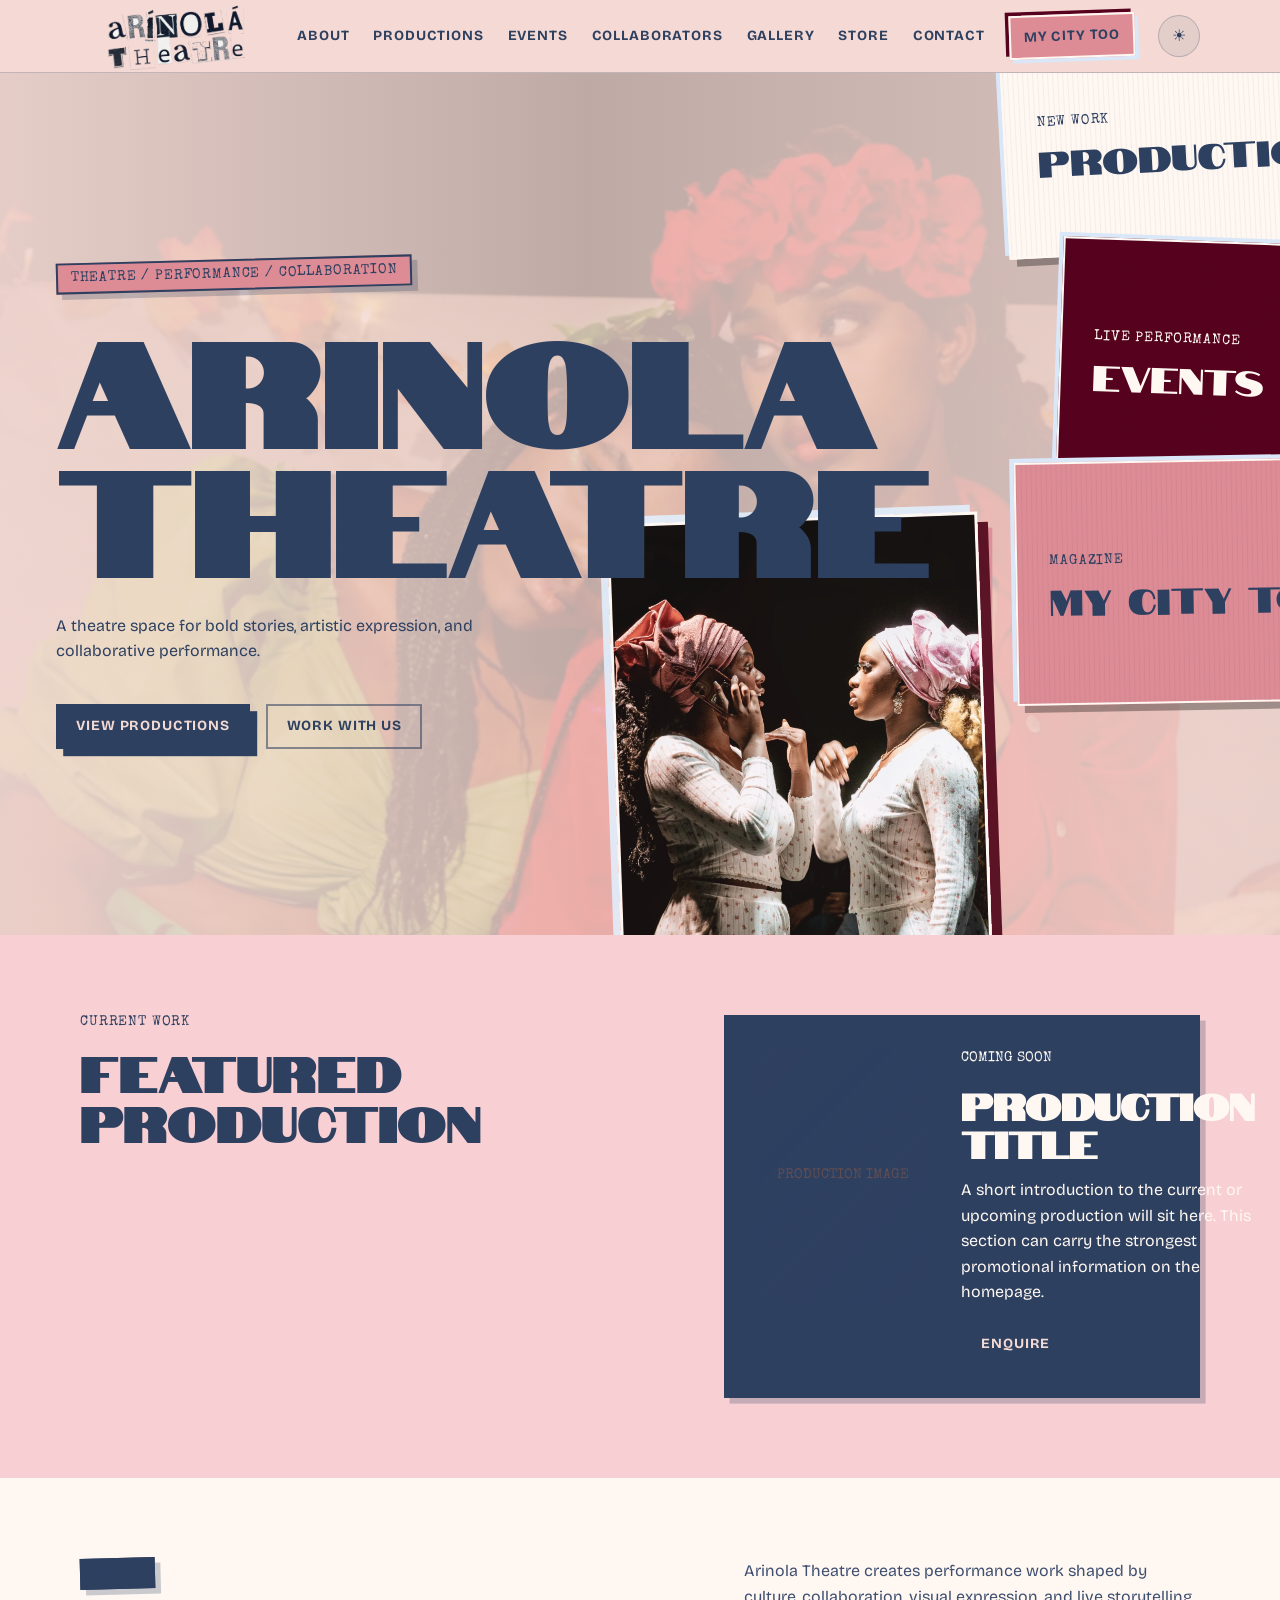
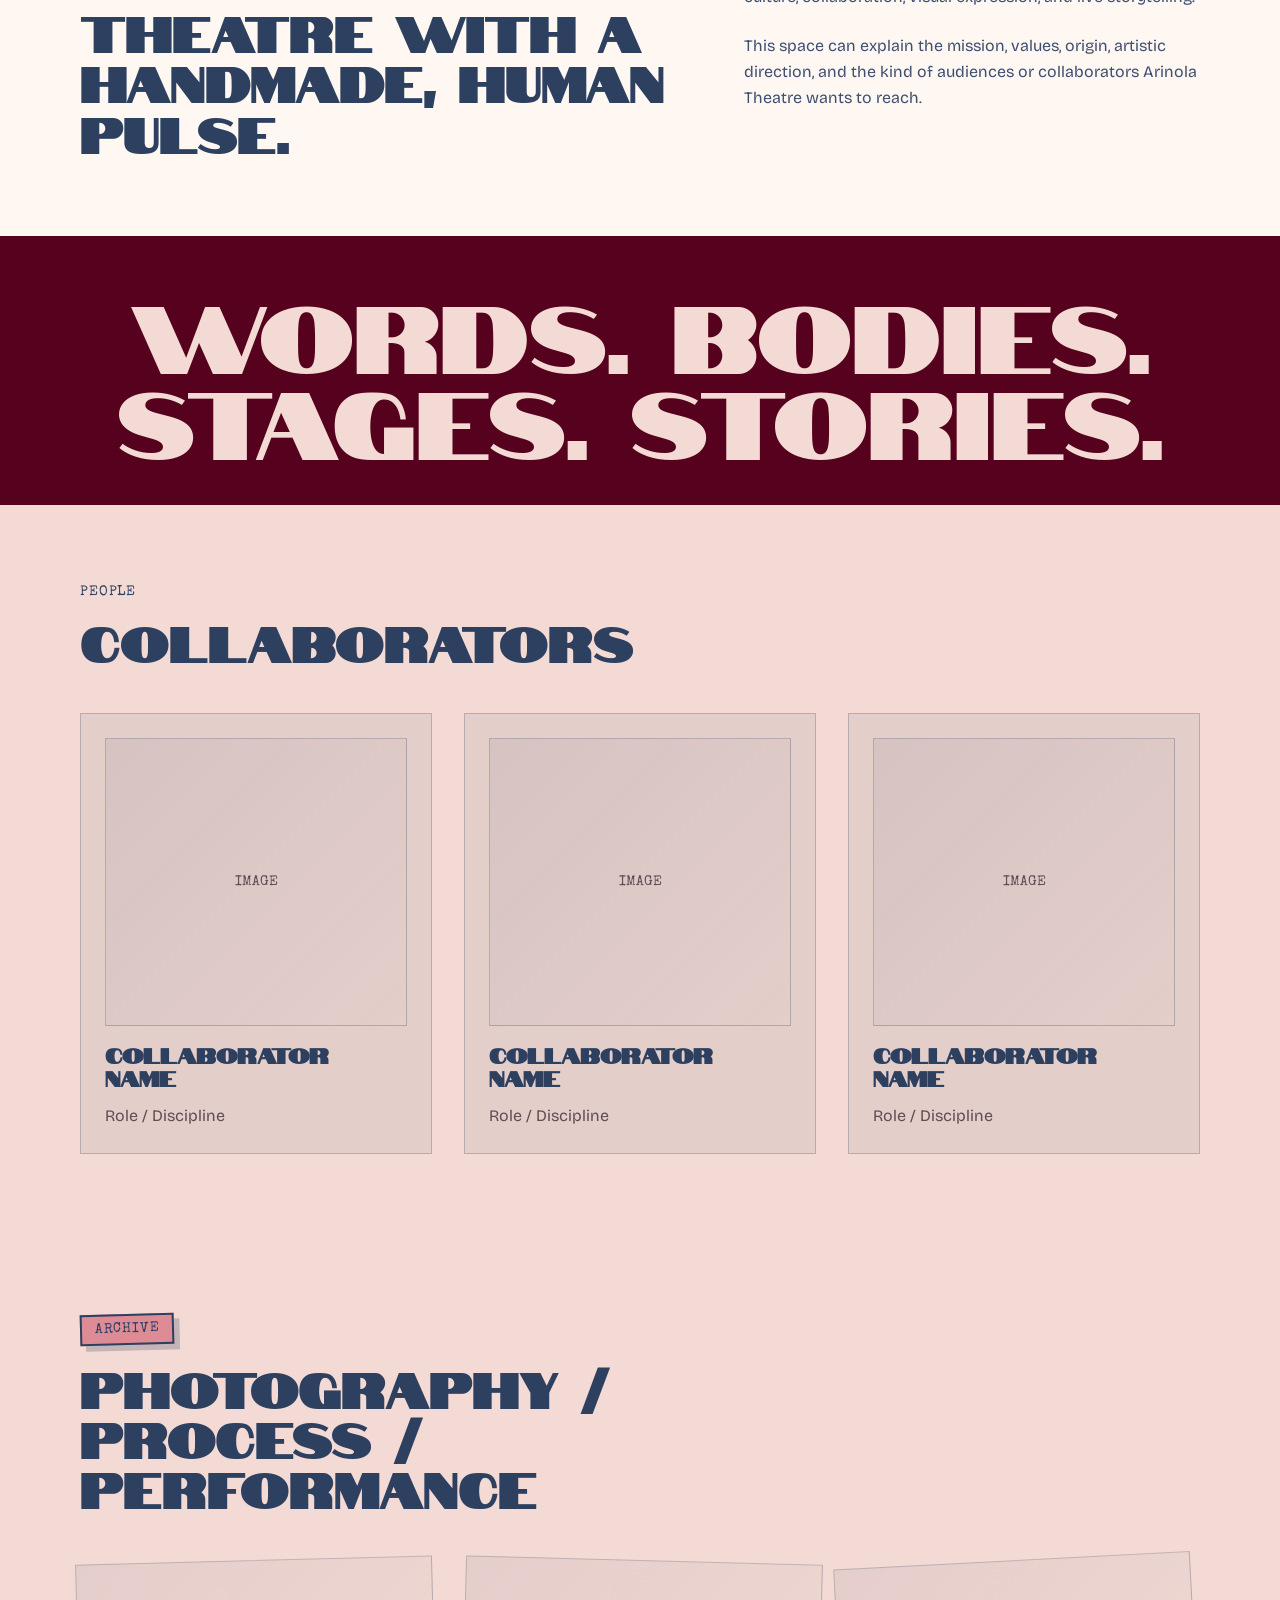
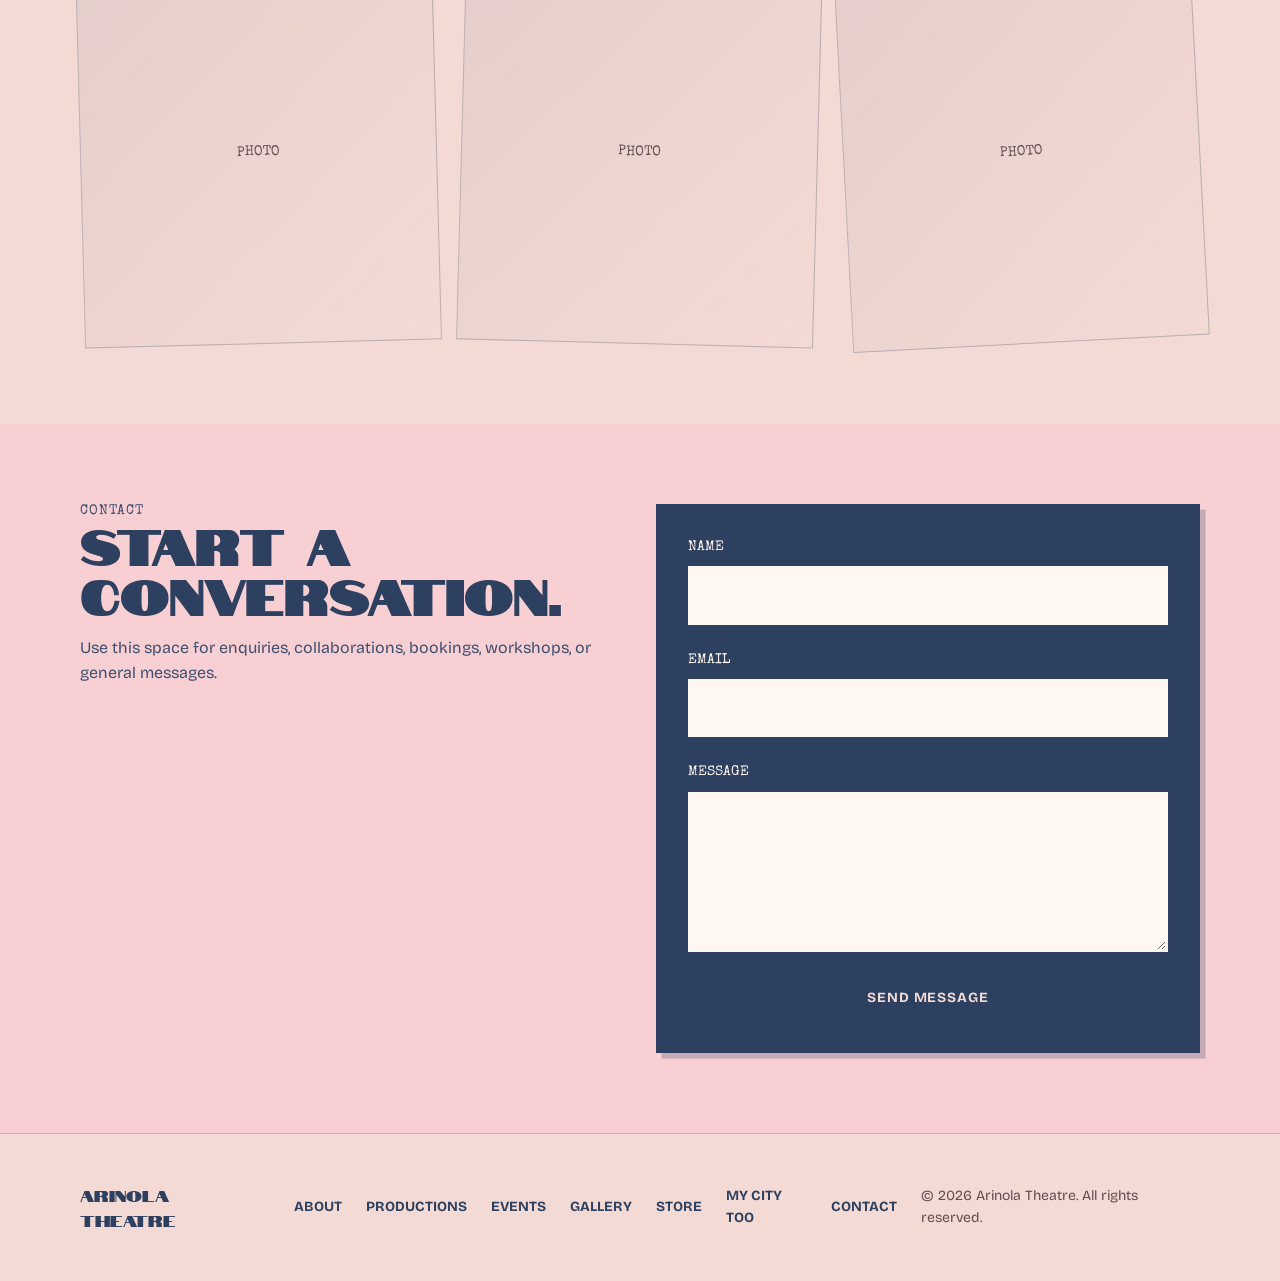
<file: index.html>
<!DOCTYPE html>
<html data-theme="dark" lang="en">
<head>
    <meta charset="utf-8" />
    <meta content="width=device-width, initial-scale=1.0" name="viewport" />
    <title>Arinola Theatre</title>
    <meta content="Arinola Theatre is a bold, expressive theatre platform creating performance, collaboration, and artistic storytelling." name="description" />

    <!-- CSS -->
    <link href="css/tokens.css" rel="stylesheet" />
    <link href="css/components.css" rel="stylesheet" />
    <link href="css/responsive.css" rel="stylesheet" />
</head>

<body>
    <div id="site-header">
    </div>
    <!-- ===============================
       SITE HEADER
  ================================ -->
    <!-- ===============================
       MAIN CONTENT
  ================================ -->
    <main>
        <!-- ===============================
         HERO
    ================================ -->
        <section class="hero section section--hero">
            <div class="hero__backdrop" aria-hidden="true">
                <img class="hero__backdrop-image" src="images/wallpaper/arinola-backdrop-image.png" alt="" />
            </div>

            <div class="hero__inner container">
                <div class="hero__content editorial-stack">
                    <p class="eyebrow sticker sticker--pink">
                        Theatre / Performance / Collaboration
                    </p>

                    <h1 class="hero__title">
                        Arinola Theatre
                    </h1>

                    <p class="hero__lead">
                        A theatre space for bold stories, artistic expression, and collaborative performance.
                    </p>

                    <div class="button-group">
                        <a class="button button--primary" href="productions.html">
          View Productions
        </a>

                        <a class="button button--secondary" href="contact.html">
          Work With Us
        </a>
                    </div>
                </div>

                <figure class="hero__image-wrap">
                    <img class="hero__image" src="images/photography/arinola-hero-image.png" alt="Arinola Theatre performance image" />
                </figure>

                <div class="hero__visual collage-panel" aria-label="Featured site links">
                    <a class="collage-link collage-link--paper" href="productions.html" data-glitch="Productions">
                        <span class="collage-link__kicker">New Work</span>
                        <span class="collage-link__title">Productions</span>
                    </a>

                    <a class="collage-link collage-link--dark" href="events.html" data-glitch="Events">
                        <span class="collage-link__kicker">Live Performance</span>
                        <span class="collage-link__title">Events</span>
                    </a>

                    <a class="collage-link collage-link--pink" href="my-city-too.html" data-glitch="MY CITY TOO">
                        <span class="collage-link__kicker">Magazine</span>
                        <span class="collage-link__title">MY CITY TOO</span>
                    </a>
                </div>
            </div>
        </section>
        <!-- ===============================
         FEATURED / CURRENT WORK
    ================================ -->
        <section class="section section--split" id="productions">
            <div class="section__inner container split-layout">
                <div class="section-heading">
                    <p class="eyebrow">
                        Current Work
                    </p>
                    <h2 class="section-heading__title">
                        Featured Production
                    </h2>
                </div>
                <article class="feature-card">
                    <div class="feature-card__media">
                        <div class="image-placeholder">
                            <span>
         Production image
        </span>
                        </div>
                    </div>
                    <div class="feature-card__content">
                        <p class="feature-card__meta">
                            Coming Soon
                        </p>
                        <h3 class="feature-card__title">
                            Production Title
                        </h3>
                        <p class="feature-card__text">
                            A short introduction to the current or upcoming production will sit here. This section can carry the strongest promotional information on the homepage.
                        </p>
                        <a class="button button--primary" href="contact.html">
        Enquire
       </a>
                    </div>
                </article>
            </div>
        </section>
        <!-- ===============================
         ABOUT
    ================================ -->
        <section class="section section--paper" id="about">
            <div class="section__inner container editorial-grid">
                <div class="section-heading section-heading--large">
                    <p class="eyebrow sticker sticker--navy">
                        About
                    </p>
                    <h2 class="section-heading__title">
                        Theatre with a handmade, human pulse.
                    </h2>
                </div>
                <div class="text-block">
                    <p>
                        Arinola Theatre creates performance work shaped by culture, collaboration, visual expression, and live storytelling.
                    </p>
                    <p>
                        This space can explain the mission, values, origin, artistic direction, and the kind of audiences or collaborators Arinola Theatre wants to reach.
                    </p>
                </div>
            </div>
        </section>
        <!-- ===============================
         EDITORIAL STATEMENT
    ================================ -->
        <section class="statement-band">
            <div class="statement-band__inner container">
                <p class="statement-band__text">
                    Words. Bodies. Stages. Stories.
                </p>
            </div>
        </section>
        <!-- ===============================
         COLLABORATORS
    ================================ -->
        <section class="section" id="collaborators">
            <div class="section__inner container">
                <div class="section-heading">
                    <p class="eyebrow">
                        People
                    </p>
                    <h2 class="section-heading__title">
                        Collaborators
                    </h2>
                </div>
                <div class="card-grid">
                    <article class="person-card">
                        <div class="person-card__image image-placeholder">
                            <span>
         Image
        </span>
                        </div>
                        <h3 class="person-card__name">
                            Collaborator Name
                        </h3>
                        <p class="person-card__role">
                            Role / Discipline
                        </p>
                    </article>
                    <article class="person-card">
                        <div class="person-card__image image-placeholder">
                            <span>
         Image
        </span>
                        </div>
                        <h3 class="person-card__name">
                            Collaborator Name
                        </h3>
                        <p class="person-card__role">
                            Role / Discipline
                        </p>
                    </article>
                    <article class="person-card">
                        <div class="person-card__image image-placeholder">
                            <span>
         Image
        </span>
                        </div>
                        <h3 class="person-card__name">
                            Collaborator Name
                        </h3>
                        <p class="person-card__role">
                            Role / Discipline
                        </p>
                    </article>
                </div>
            </div>
        </section>
        <!-- ===============================
         GALLERY
    ================================ -->
        <section class="section section--gallery" id="gallery">
            <div class="section__inner container">
                <div class="section-heading">
                    <p class="eyebrow sticker sticker--pink">
                        Archive
                    </p>
                    <h2 class="section-heading__title">
                        Photography / Process / Performance
                    </h2>
                </div>
                <div class="gallery-strip">
                    <div class="gallery-strip__item image-placeholder">
                        <span>
        Photo
       </span>
                    </div>
                    <div class="gallery-strip__item image-placeholder">
                        <span>
        Photo
       </span>
                    </div>
                    <div class="gallery-strip__item image-placeholder">
                        <span>
        Photo
       </span>
                    </div>
                </div>
            </div>
        </section>
        <!-- ===============================
         CONTACT
    ================================ -->
        <section class="section section--contact" id="contact">
            <div class="section__inner container contact-layout">
                <div class="contact-layout__intro">
                    <p class="eyebrow">
                        Contact
                    </p>
                    <h2 class="section-heading__title">
                        Start a conversation.
                    </h2>
                    <p>
                        Use this space for enquiries, collaborations, bookings, workshops, or general messages.
                    </p>
                </div>
                <form action="#" class="contact-form" method="post">
                    <div class="form-field">
                        <label class="form-field__label" for="name">
        Name
       </label>
                        <input class="form-field__input" id="name" name="name" required="" type="text" />
                    </div>
                    <div class="form-field">
                        <label class="form-field__label" for="email">
        Email
       </label>
                        <input class="form-field__input" id="email" name="email" required="" type="email" />
                    </div>
                    <div class="form-field">
                        <label class="form-field__label" for="message">
        Message
       </label>
                        <textarea class="form-field__input form-field__textarea" id="message" name="message" required=""></textarea>
                    </div>
                    <button class="button button--primary" type="submit">
       Send Message
      </button>
                </form>
            </div>
        </section>
    </main>
    <div id="site-cta">
    </div>
    <div id="site-footer">
    </div>
    <!-- ===============================
       FOOTER
  ================================ -->
    <!-- JS -->
    <script src="js/header.js">
    </script>
    <script src="js/theme-toggle.js">
    </script>
    <script src="js/footer.js">
    </script>
    <script src="js/contact.js">
    </script>
    <script src="js/fullscreen-viewer.js">
    </script>
</body>

</html>
</file>
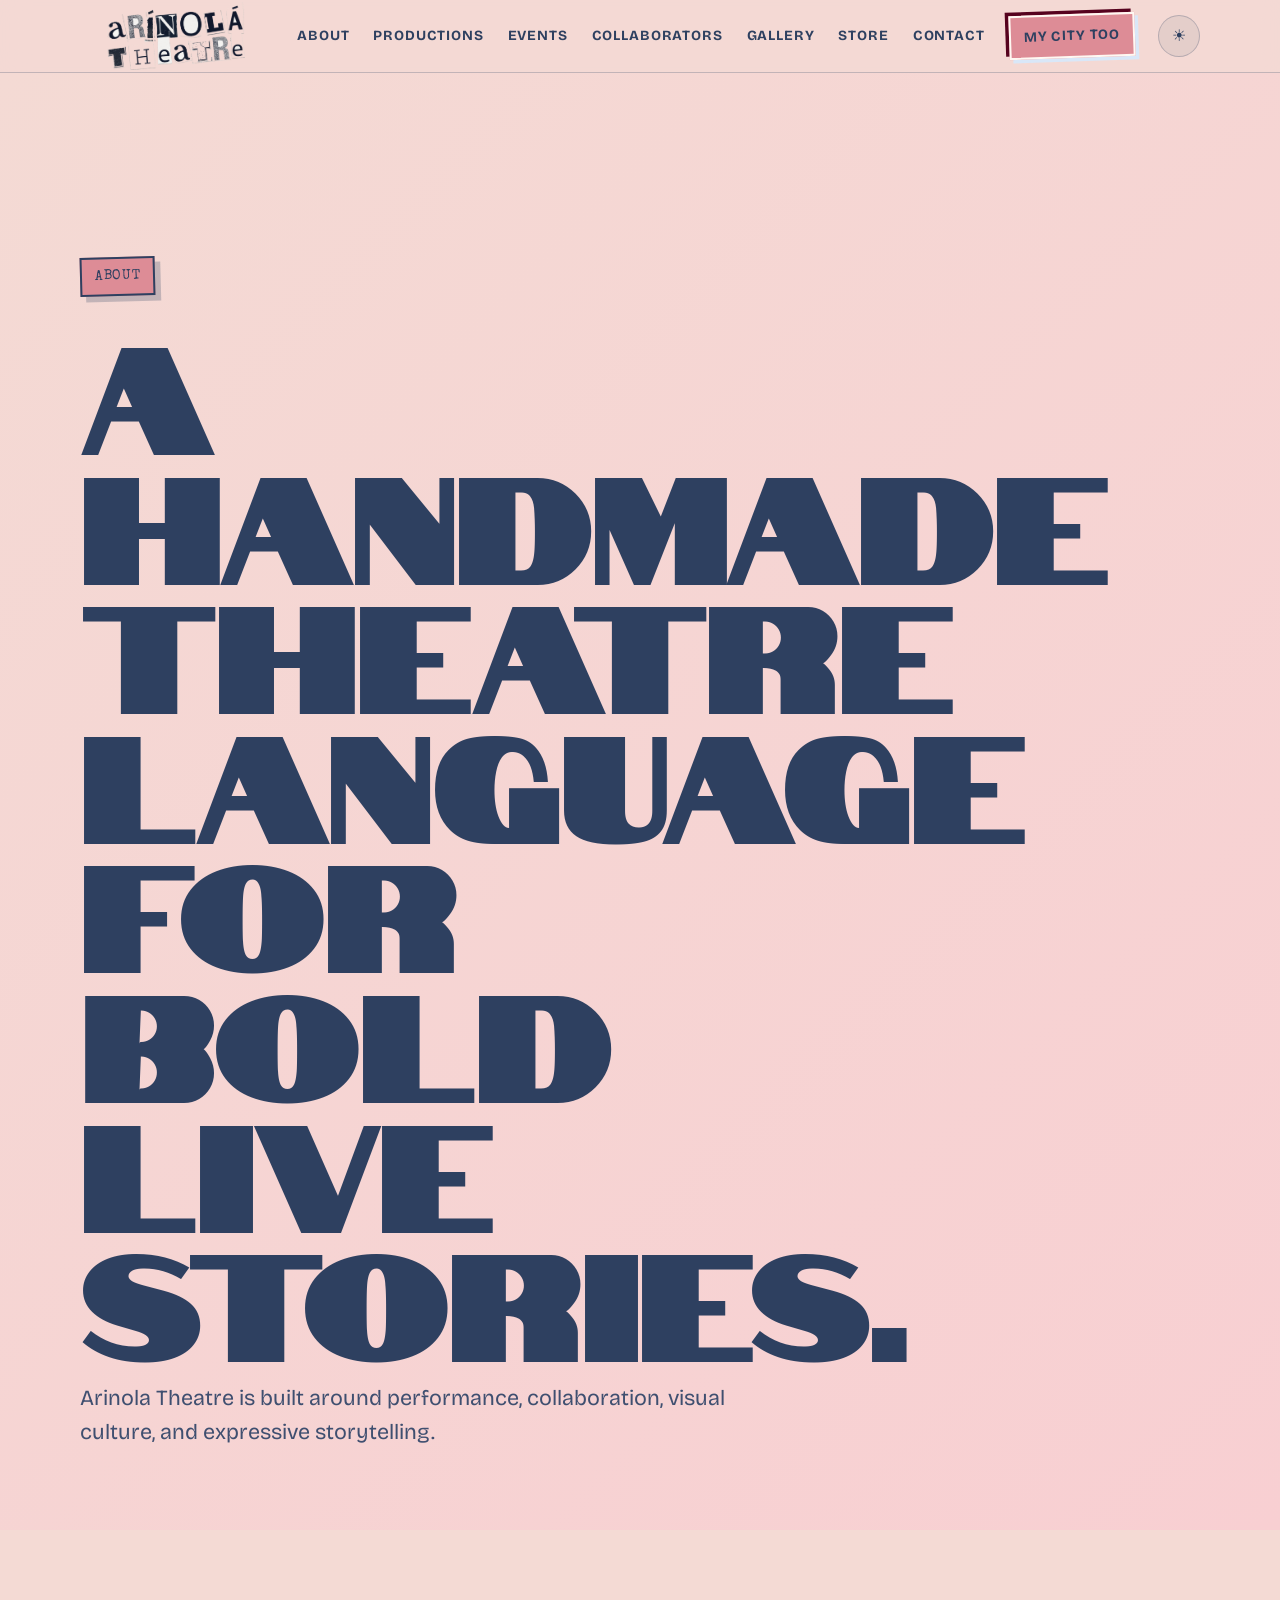
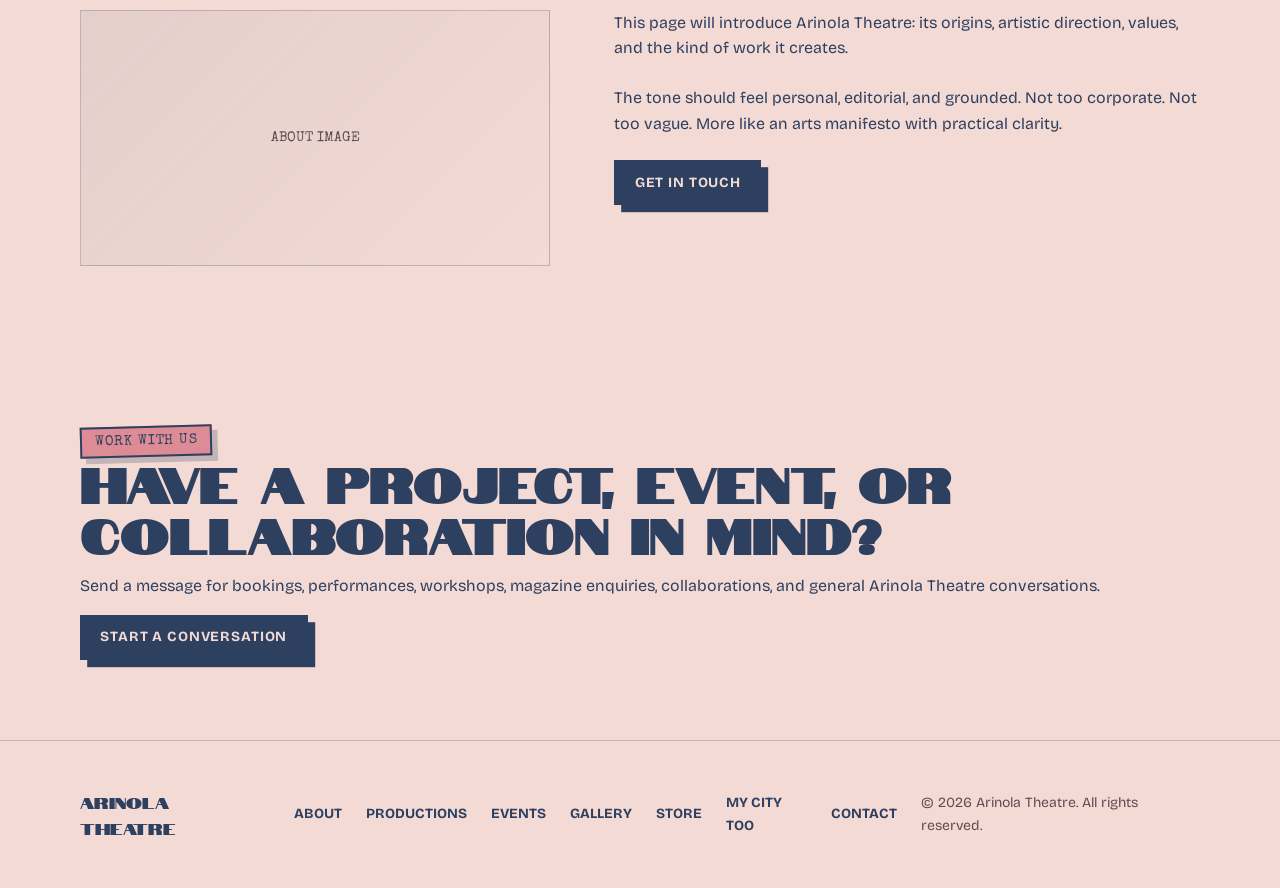
<file: about.html>
<!DOCTYPE html>
<html data-theme="dark" lang="en">

<head>
    <meta charset="utf-8" />
    <meta content="width=device-width, initial-scale=1.0" name="viewport" />
    <title>
        About | Arinola Theatre
    </title>
    <link href="css/tokens.css" rel="stylesheet" />
    <link href="css/components.css" rel="stylesheet" />
    <link href="css/responsive.css" rel="stylesheet" />
</head>

<body>
    <div id="site-header">
    </div>
    <main>
        <section class="page-hero">
            <div class="page-hero__inner container">
                <p class="page-hero__eyebrow sticker sticker--pink">
                    About
                </p>
                <h1 class="page-hero__title">
                    A handmade theatre language for bold live stories.
                </h1>
                <p class="page-hero__text">
                    Arinola Theatre is built around performance, collaboration, visual culture, and expressive storytelling.
                </p>
            </div>
        </section>
        <section class="section">
            <div class="section__inner container page-intro">
                <div class="page-intro__media image-placeholder">
                    <span>
       About image
      </span>
                </div>
                <div class="page-intro__content">
                    <p>
                        This page will introduce Arinola Theatre: its origins, artistic direction, values, and the kind of work it creates.
                    </p>
                    <p>
                        The tone should feel personal, editorial, and grounded. Not too corporate. Not too vague. More like an arts manifesto with practical clarity.
                    </p>
                    <a class="button button--primary" href="contact.html">
       Get in Touch
      </a>
                </div>
            </div>
        </section>
    </main>
    <div id="site-cta">
    </div>
    <div id="site-footer">
    </div>
    <!-- JS -->
    <script src="js/header.js">
    </script>
    <script src="js/theme-toggle.js">
    </script>
    <script src="js/footer.js">
    </script>
    <script src="js/contact.js">
    </script>
    <script src="js/fullscreen-viewer.js">
    </script>
</body>

</html>
</file>
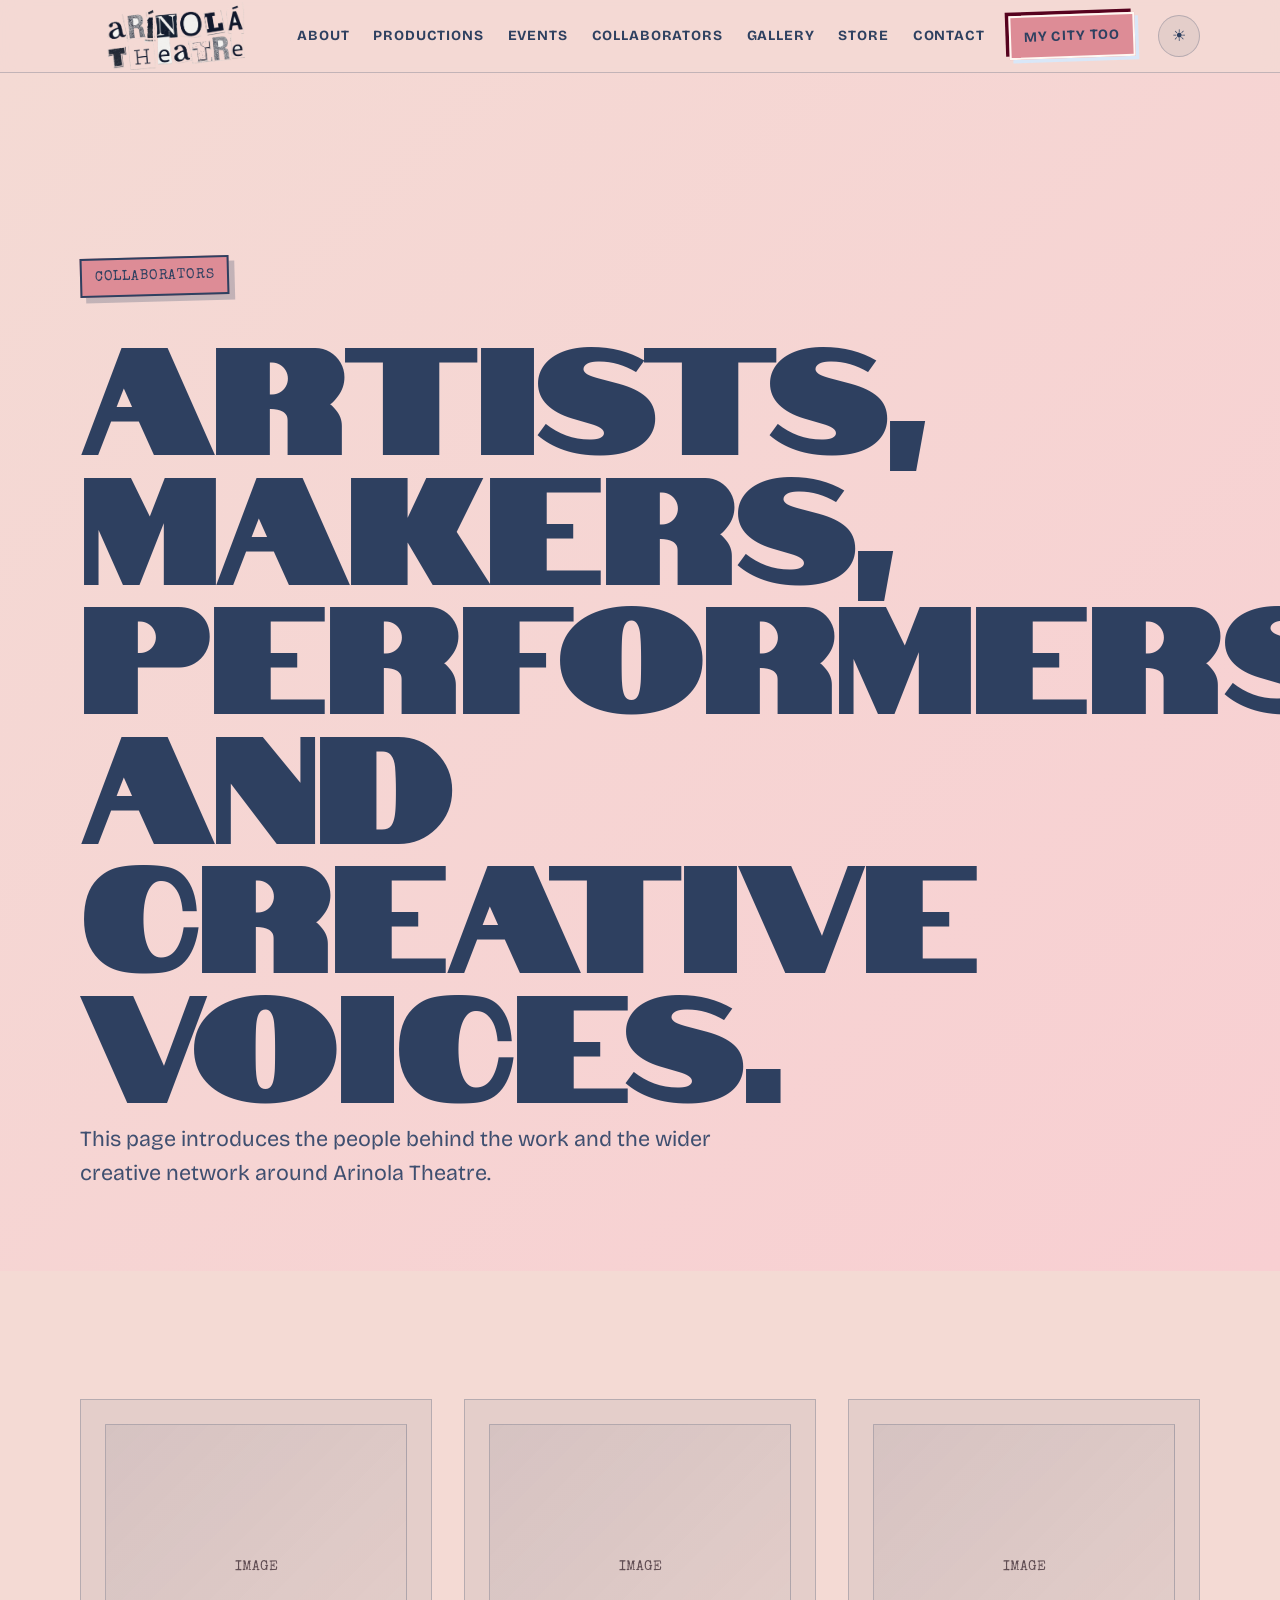
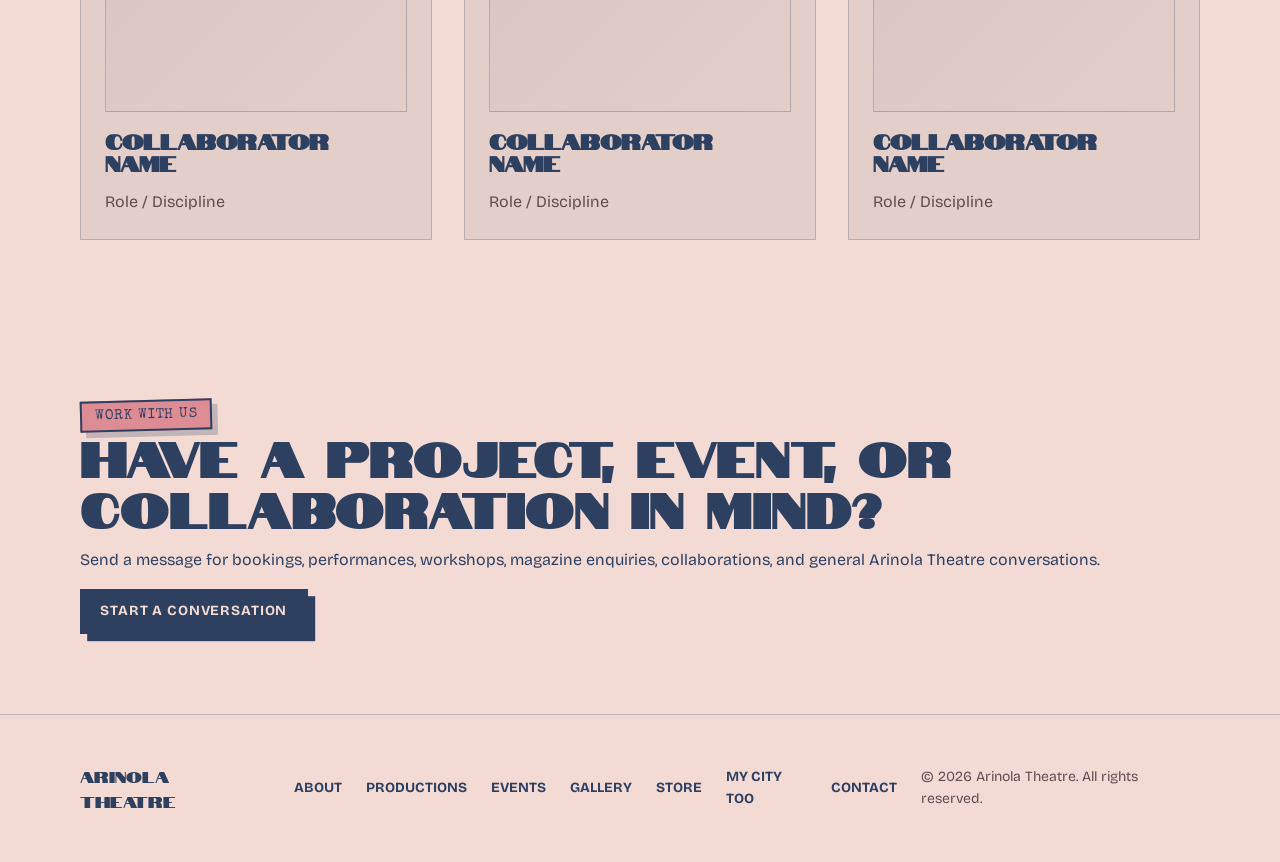
<file: collaborators.html>
<!DOCTYPE html>
<html data-theme="dark" lang="en">
 <head>
  <meta charset="utf-8"/>
  <meta content="width=device-width, initial-scale=1.0" name="viewport"/>
  <title>
   Collaborators | Arinola Theatre
  </title>
  <link href="css/tokens.css" rel="stylesheet"/>
  <link href="css/components.css" rel="stylesheet"/>
  <link href="css/responsive.css" rel="stylesheet"/>
 </head>
 <body>
  <div id="site-header">
  </div>
  <main>
   <section class="page-hero">
    <div class="page-hero__inner container">
     <p class="page-hero__eyebrow sticker sticker--pink">
      Collaborators
     </p>
     <h1 class="page-hero__title">
      Artists, makers, performers, and creative voices.
     </h1>
     <p class="page-hero__text">
      This page introduces the people behind the work and the wider creative network around Arinola Theatre.
     </p>
    </div>
   </section>
   <section class="section">
    <div class="section__inner container">
     <div class="card-grid">
      <article class="person-card">
       <div class="person-card__image image-placeholder">
        <span>
         Image
        </span>
       </div>
       <h2 class="person-card__name">
        Collaborator Name
       </h2>
       <p class="person-card__role">
        Role / Discipline
       </p>
      </article>
      <article class="person-card">
       <div class="person-card__image image-placeholder">
        <span>
         Image
        </span>
       </div>
       <h2 class="person-card__name">
        Collaborator Name
       </h2>
       <p class="person-card__role">
        Role / Discipline
       </p>
      </article>
      <article class="person-card">
       <div class="person-card__image image-placeholder">
        <span>
         Image
        </span>
       </div>
       <h2 class="person-card__name">
        Collaborator Name
       </h2>
       <p class="person-card__role">
        Role / Discipline
       </p>
      </article>
     </div>
    </div>
   </section>
  </main>
  <div id="site-cta">
  </div>
  <div id="site-footer">
  </div>
  <!-- JS -->
  <script src="js/header.js">
  </script>
  <script src="js/theme-toggle.js">
  </script>
  <script src="js/footer.js">
  </script>
  <script src="js/contact.js">
  </script>
  <script src="js/fullscreen-viewer.js">
  </script>
 </body>
</html>
</file>
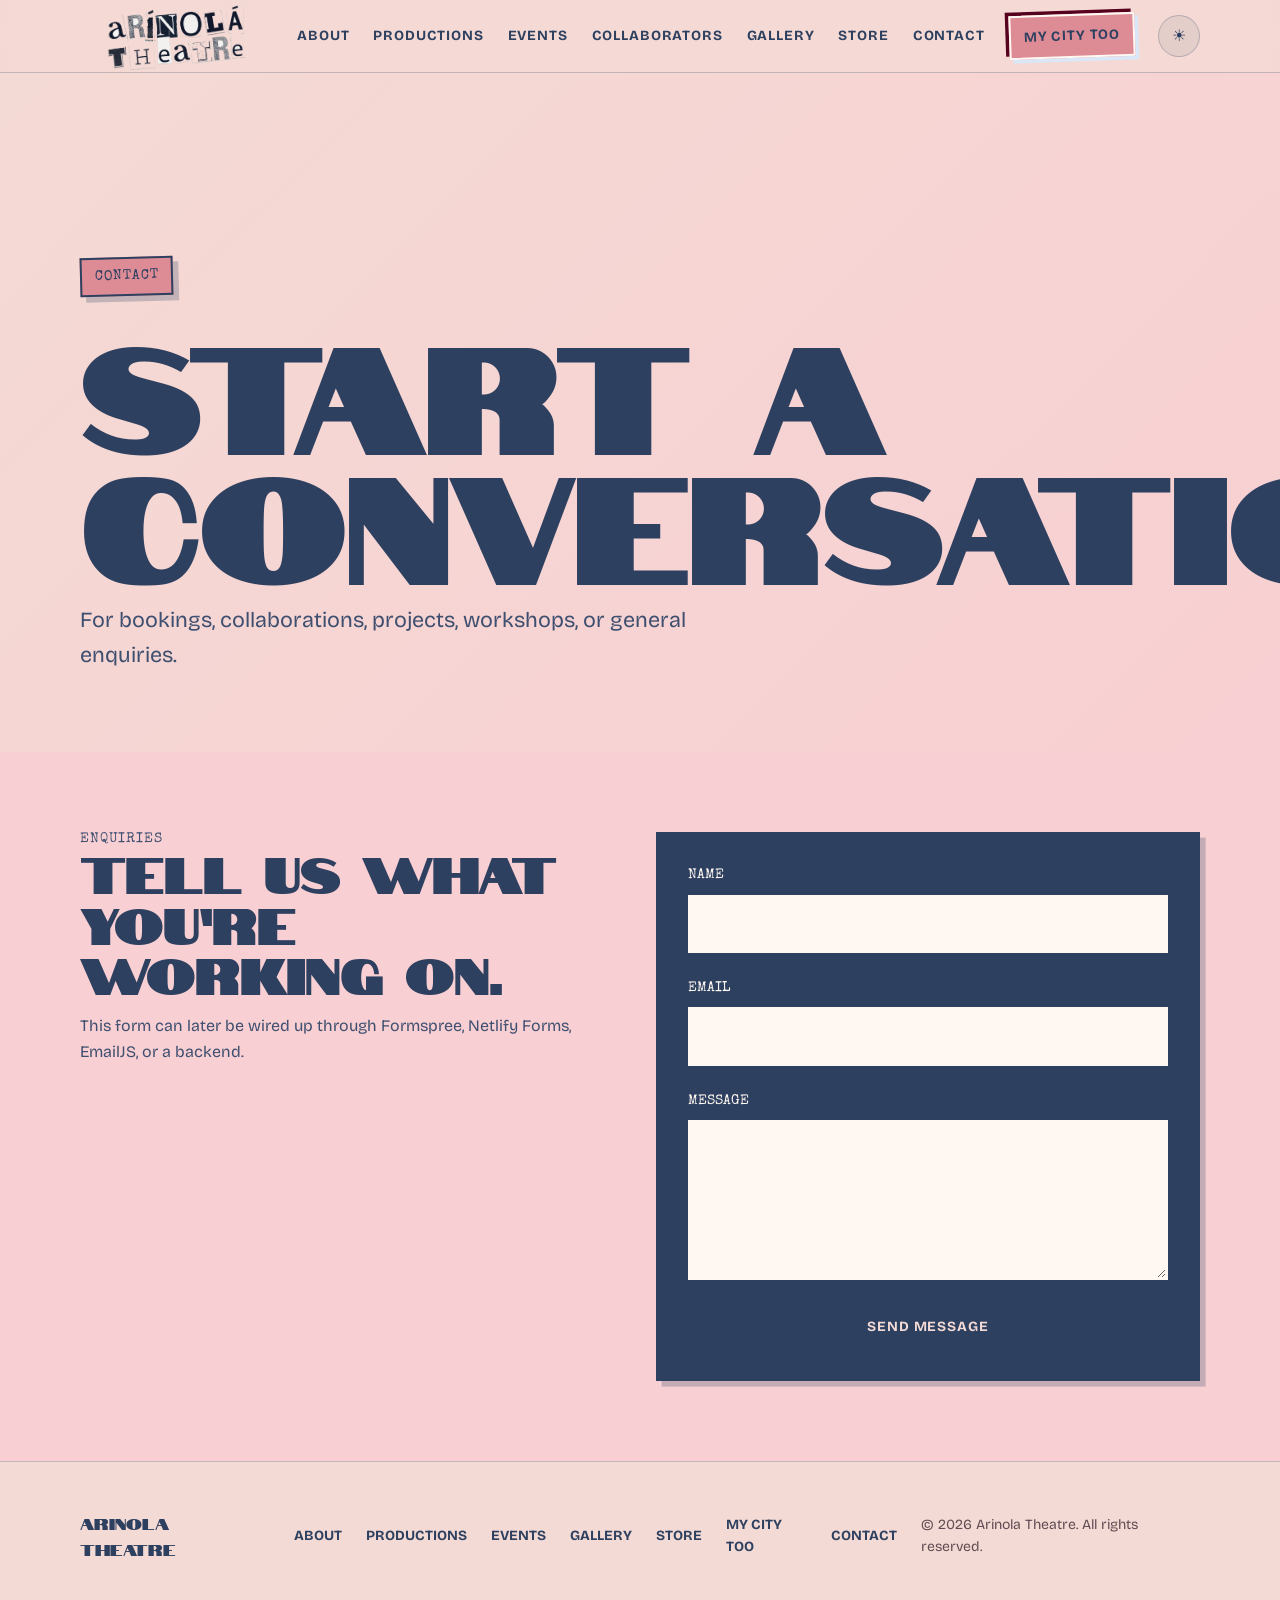
<file: contact.html>
<!DOCTYPE html>
<html data-theme="dark" lang="en">
 <head>
  <meta charset="utf-8"/>
  <meta content="width=device-width, initial-scale=1.0" name="viewport"/>
  <title>
   Contact | Arinola Theatre
  </title>
  <link href="css/tokens.css" rel="stylesheet"/>
  <link href="css/components.css" rel="stylesheet"/>
  <link href="css/responsive.css" rel="stylesheet"/>
 </head>
 <body>
  <div id="site-header">
  </div>
  <main>
   <section class="page-hero">
    <div class="page-hero__inner container">
     <p class="page-hero__eyebrow sticker sticker--pink">
      Contact
     </p>
     <h1 class="page-hero__title">
      Start a conversation.
     </h1>
     <p class="page-hero__text">
      For bookings, collaborations, projects, workshops, or general enquiries.
     </p>
    </div>
   </section>
   <section class="section section--contact">
    <div class="section__inner container contact-layout">
     <div class="contact-layout__intro">
      <p class="eyebrow">
       Enquiries
      </p>
      <h2 class="section-heading__title">
       Tell us what you&rsquo;re working on.
      </h2>
      <p>
       This form can later be wired up through Formspree, Netlify Forms, EmailJS, or a backend.
      </p>
     </div>
     <form action="#" class="contact-form" method="post">
      <div class="form-field">
       <label class="form-field__label" for="name">
        Name
       </label>
       <input class="form-field__input" id="name" name="name" required="" type="text"/>
      </div>
      <div class="form-field">
       <label class="form-field__label" for="email">
        Email
       </label>
       <input class="form-field__input" id="email" name="email" required="" type="email"/>
      </div>
      <div class="form-field">
       <label class="form-field__label" for="message">
        Message
       </label>
       <textarea class="form-field__input form-field__textarea" id="message" name="message" required=""></textarea>
      </div>
      <button class="button button--primary" type="submit">
       Send Message
      </button>
     </form>
    </div>
   </section>
  </main>
  <div id="site-cta">
  </div>
  <div id="site-footer">
  </div>
  <!-- JS -->
  <script src="js/header.js">
  </script>
  <script src="js/theme-toggle.js">
  </script>
  <script src="js/footer.js">
  </script>
  <script src="js/contact.js">
  </script>
  <script src="js/fullscreen-viewer.js">
  </script>
 </body>
</html>
</file>
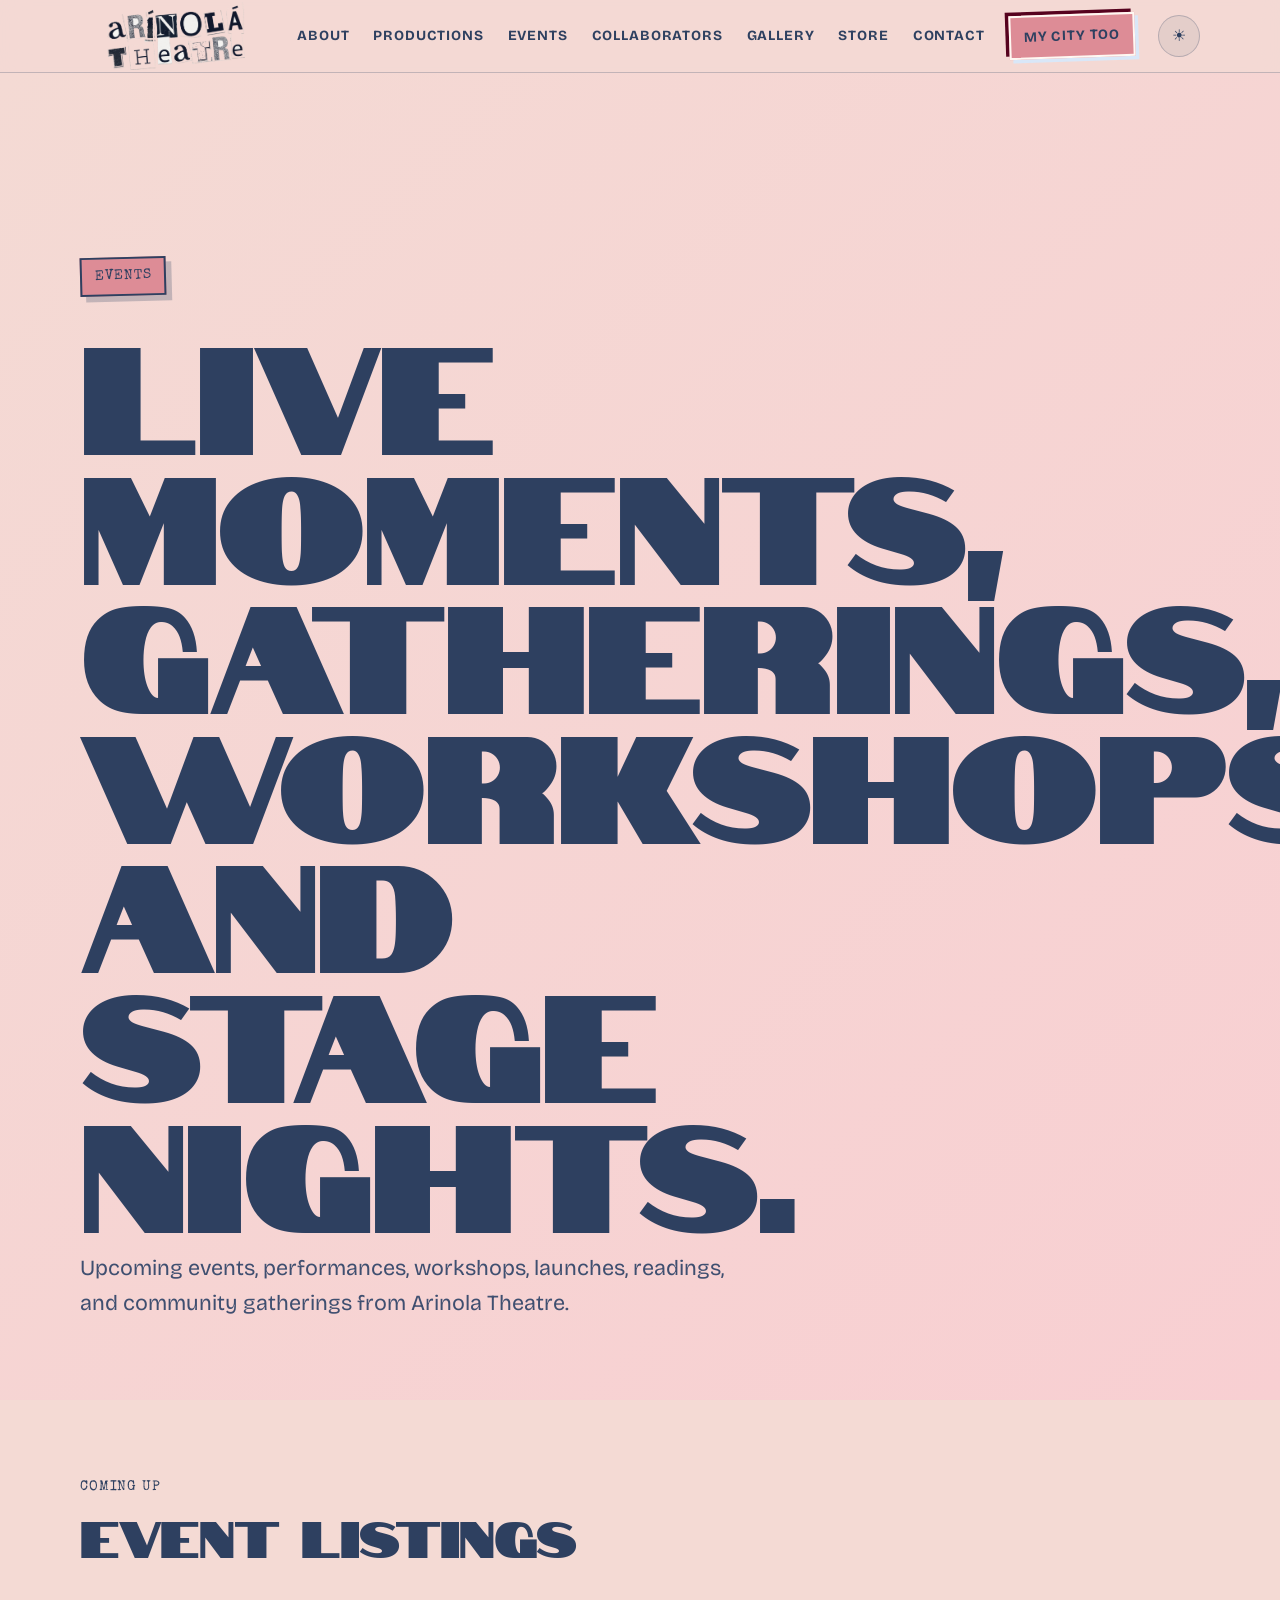
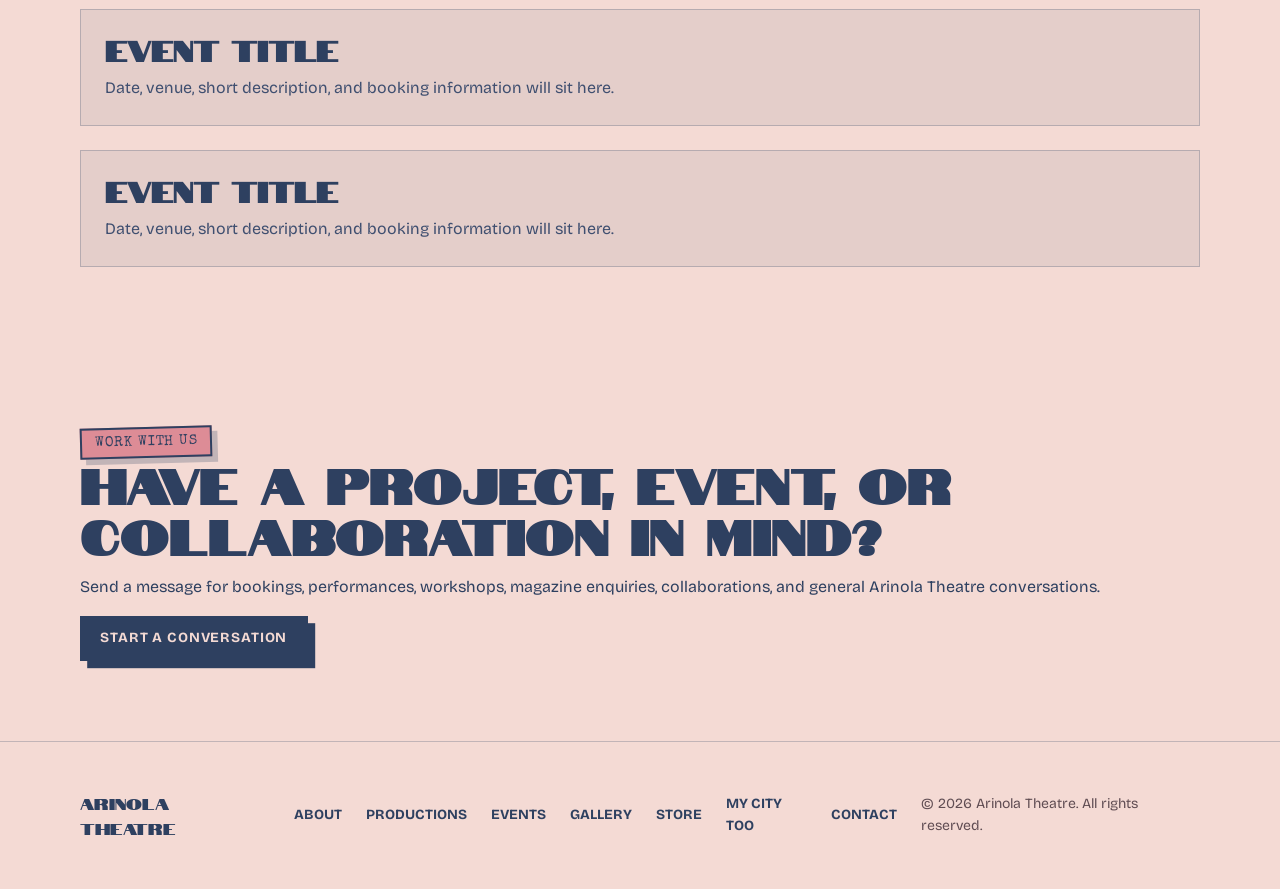
<file: events.html>
<!DOCTYPE html>
<html data-theme="dark" lang="en">
 <head>
  <meta charset="utf-8"/>
  <meta content="width=device-width, initial-scale=1.0" name="viewport"/>
  <title>
   Events | Arinola Theatre
  </title>
  <link href="css/tokens.css" rel="stylesheet"/>
  <link href="css/components.css" rel="stylesheet"/>
  <link href="css/responsive.css" rel="stylesheet"/>
 </head>
 <body>
  <div id="site-header">
  </div>
  <main>
   <section class="page-hero">
    <div class="page-hero__inner container">
     <p class="page-hero__eyebrow sticker sticker--pink">
      Events
     </p>
     <h1 class="page-hero__title">
      Live moments, gatherings, workshops, and stage nights.
     </h1>
     <p class="page-hero__text">
      Upcoming events, performances, workshops, launches, readings, and community gatherings from Arinola Theatre.
     </p>
    </div>
   </section>
   <section class="section">
    <div class="section__inner container">
     <div class="section-heading">
      <p class="eyebrow">
       Coming Up
      </p>
      <h2 class="section-heading__title">
       Event listings
      </h2>
     </div>
     <div class="placeholder-list">
      <article class="placeholder-list__item">
       <h3>
        Event Title
       </h3>
       <p>
        Date, venue, short description, and booking information will sit here.
       </p>
      </article>
      <article class="placeholder-list__item">
       <h3>
        Event Title
       </h3>
       <p>
        Date, venue, short description, and booking information will sit here.
       </p>
      </article>
     </div>
    </div>
   </section>
  </main>
  <div id="site-cta">
  </div>
  <div id="site-footer">
  </div>
  <!-- JS -->
  <script src="js/header.js">
  </script>
  <script src="js/theme-toggle.js">
  </script>
  <script src="js/footer.js">
  </script>
  <script src="js/contact.js">
  </script>
  <script src="js/fullscreen-viewer.js">
  </script>
 </body>
</html>
</file>
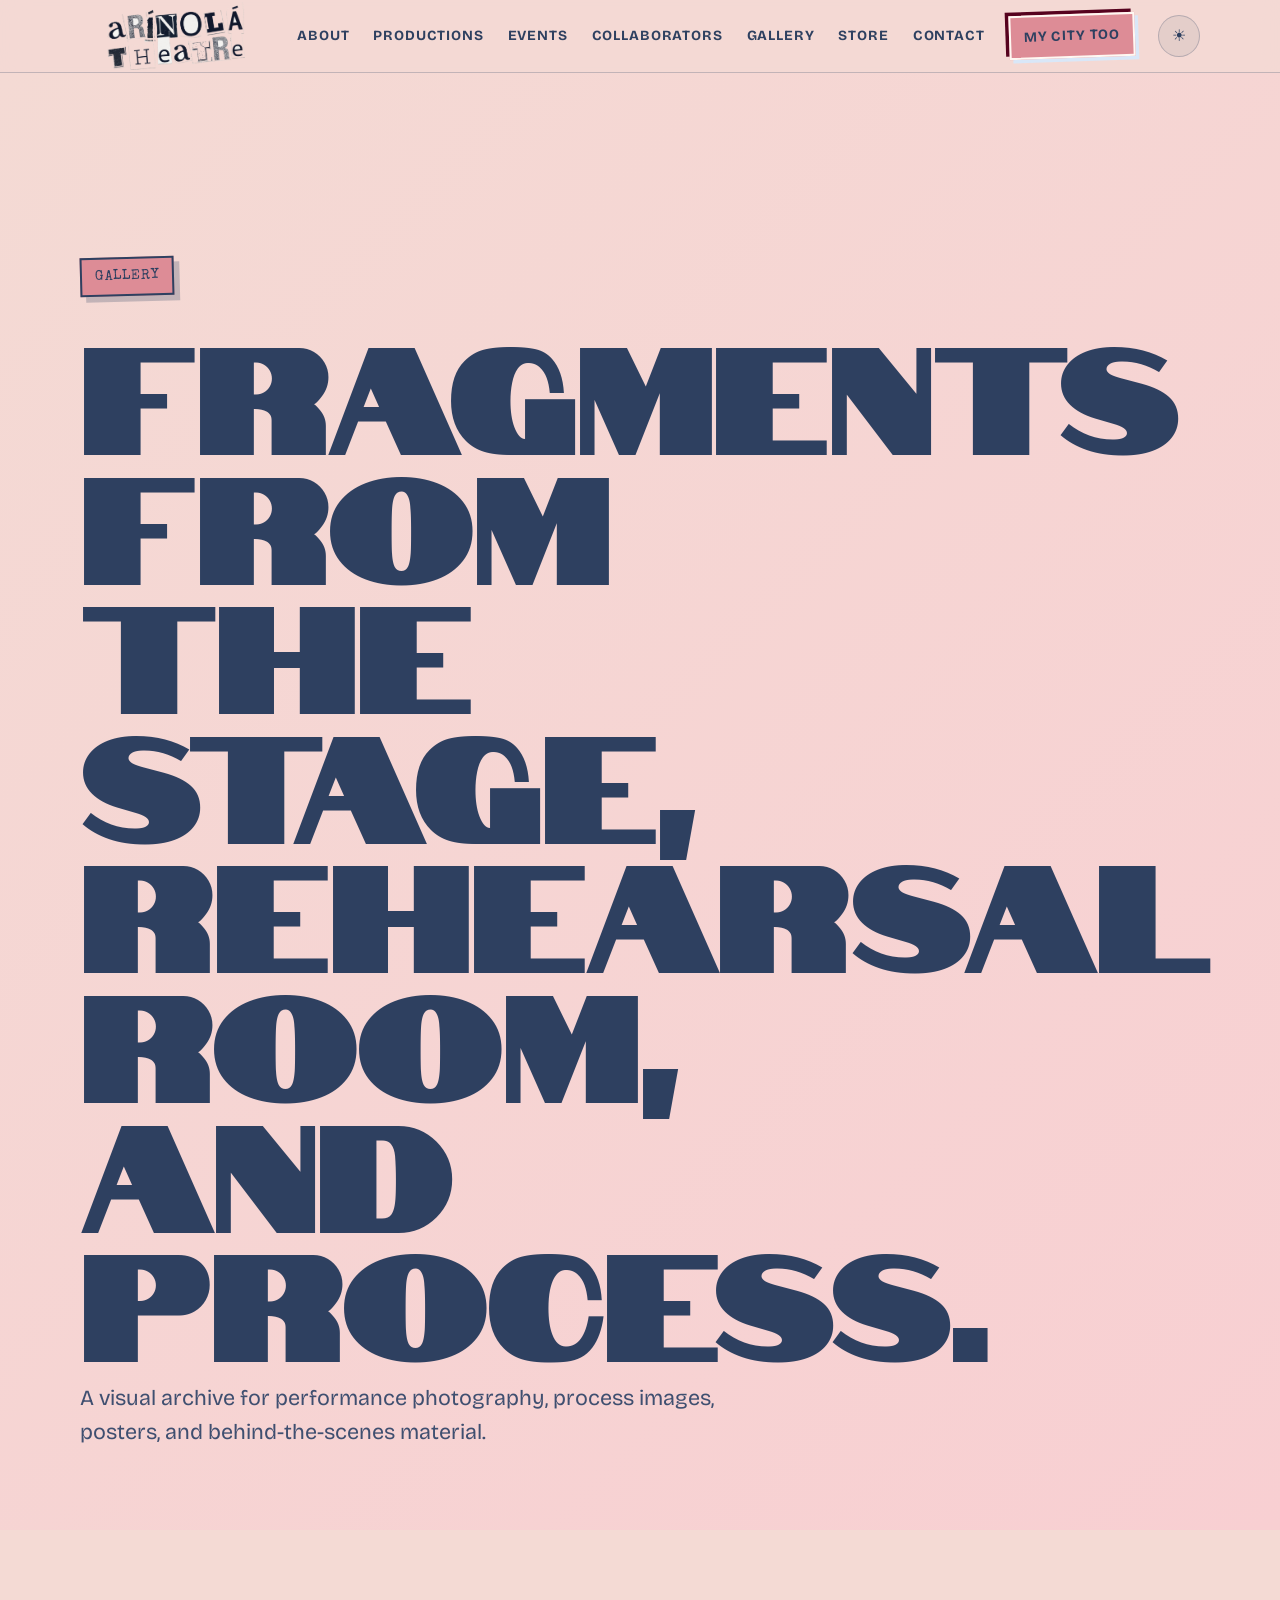
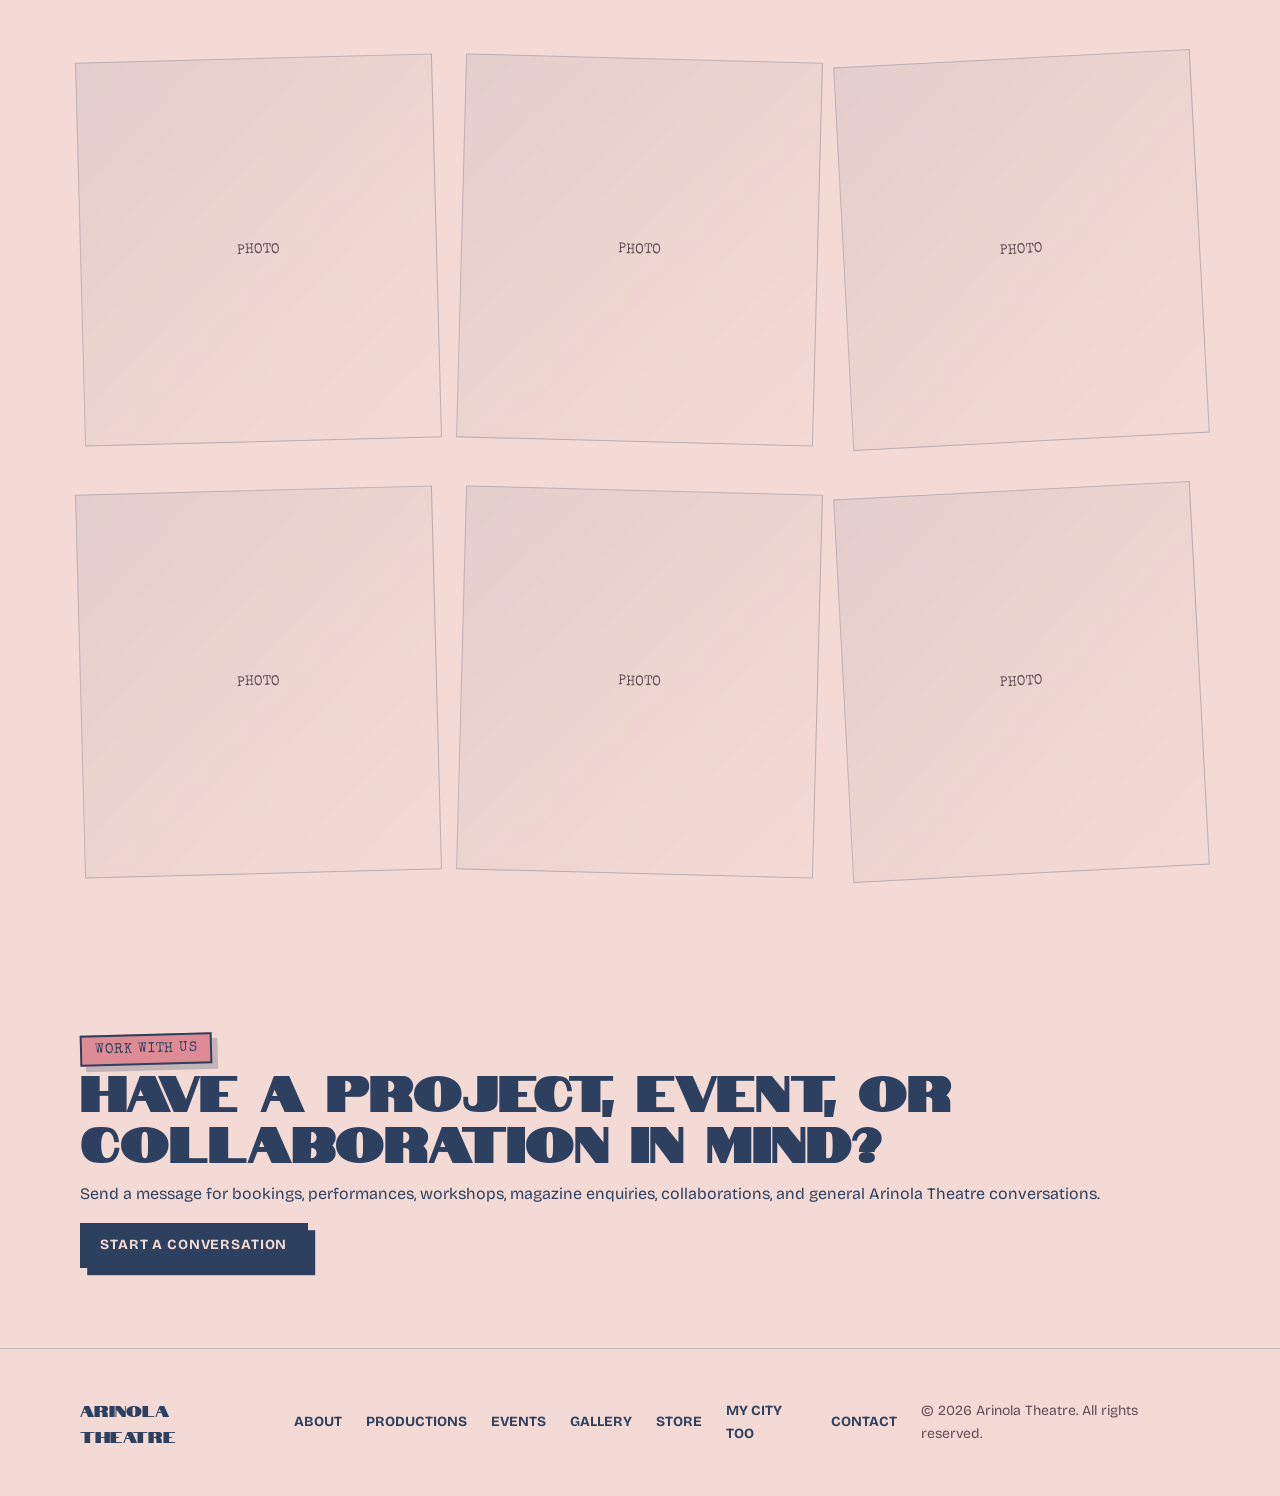
<file: gallery.html>
<!DOCTYPE html>
<html data-theme="dark" lang="en">

<head>
    <meta charset="utf-8" />
    <meta content="width=device-width, initial-scale=1.0" name="viewport" />
    <title>
        Gallery | Arinola Theatre
    </title>
    <link href="css/tokens.css" rel="stylesheet" />
    <link href="css/components.css" rel="stylesheet" />
    <link href="css/responsive.css" rel="stylesheet" />
</head>

<body>
    <div id="site-header">
    </div>
    <main>
        <section class="page-hero">
            <div class="page-hero__inner container">
                <p class="page-hero__eyebrow sticker sticker--pink">
                    Gallery
                </p>
                <h1 class="page-hero__title">
                    Fragments from the stage, rehearsal room, and process.
                </h1>
                <p class="page-hero__text">
                    A visual archive for performance photography, process images, posters, and behind-the-scenes material.
                </p>
            </div>
        </section>
        <section class="section section--gallery">
            <div class="section__inner container">
                <div class="gallery-strip">
                    <div class="gallery-strip__item image-placeholder">
                        <span>
        Photo
       </span>
                    </div>
                    <div class="gallery-strip__item image-placeholder">
                        <span>
        Photo
       </span>
                    </div>
                    <div class="gallery-strip__item image-placeholder">
                        <span>
        Photo
       </span>
                    </div>
                </div>
                <div class="gallery-strip">
                    <div class="gallery-strip__item image-placeholder">
                        <span>
        Photo
       </span>
                    </div>
                    <div class="gallery-strip__item image-placeholder">
                        <span>
        Photo
       </span>
                    </div>
                    <div class="gallery-strip__item image-placeholder">
                        <span>
        Photo
       </span>
                    </div>
                </div>
            </div>
        </section>
    </main>
    <div id="site-cta">
    </div>
    <div id="site-footer">
    </div>
    <!-- JS -->
    <script src="js/header.js">
    </script>
    <script src="js/theme-toggle.js">
    </script>
    <script src="js/footer.js">
    </script>
    <script src="js/contact.js">
    </script>
    <script src="js/fullscreen-viewer.js">
    </script>
</body>

</html>
</file>
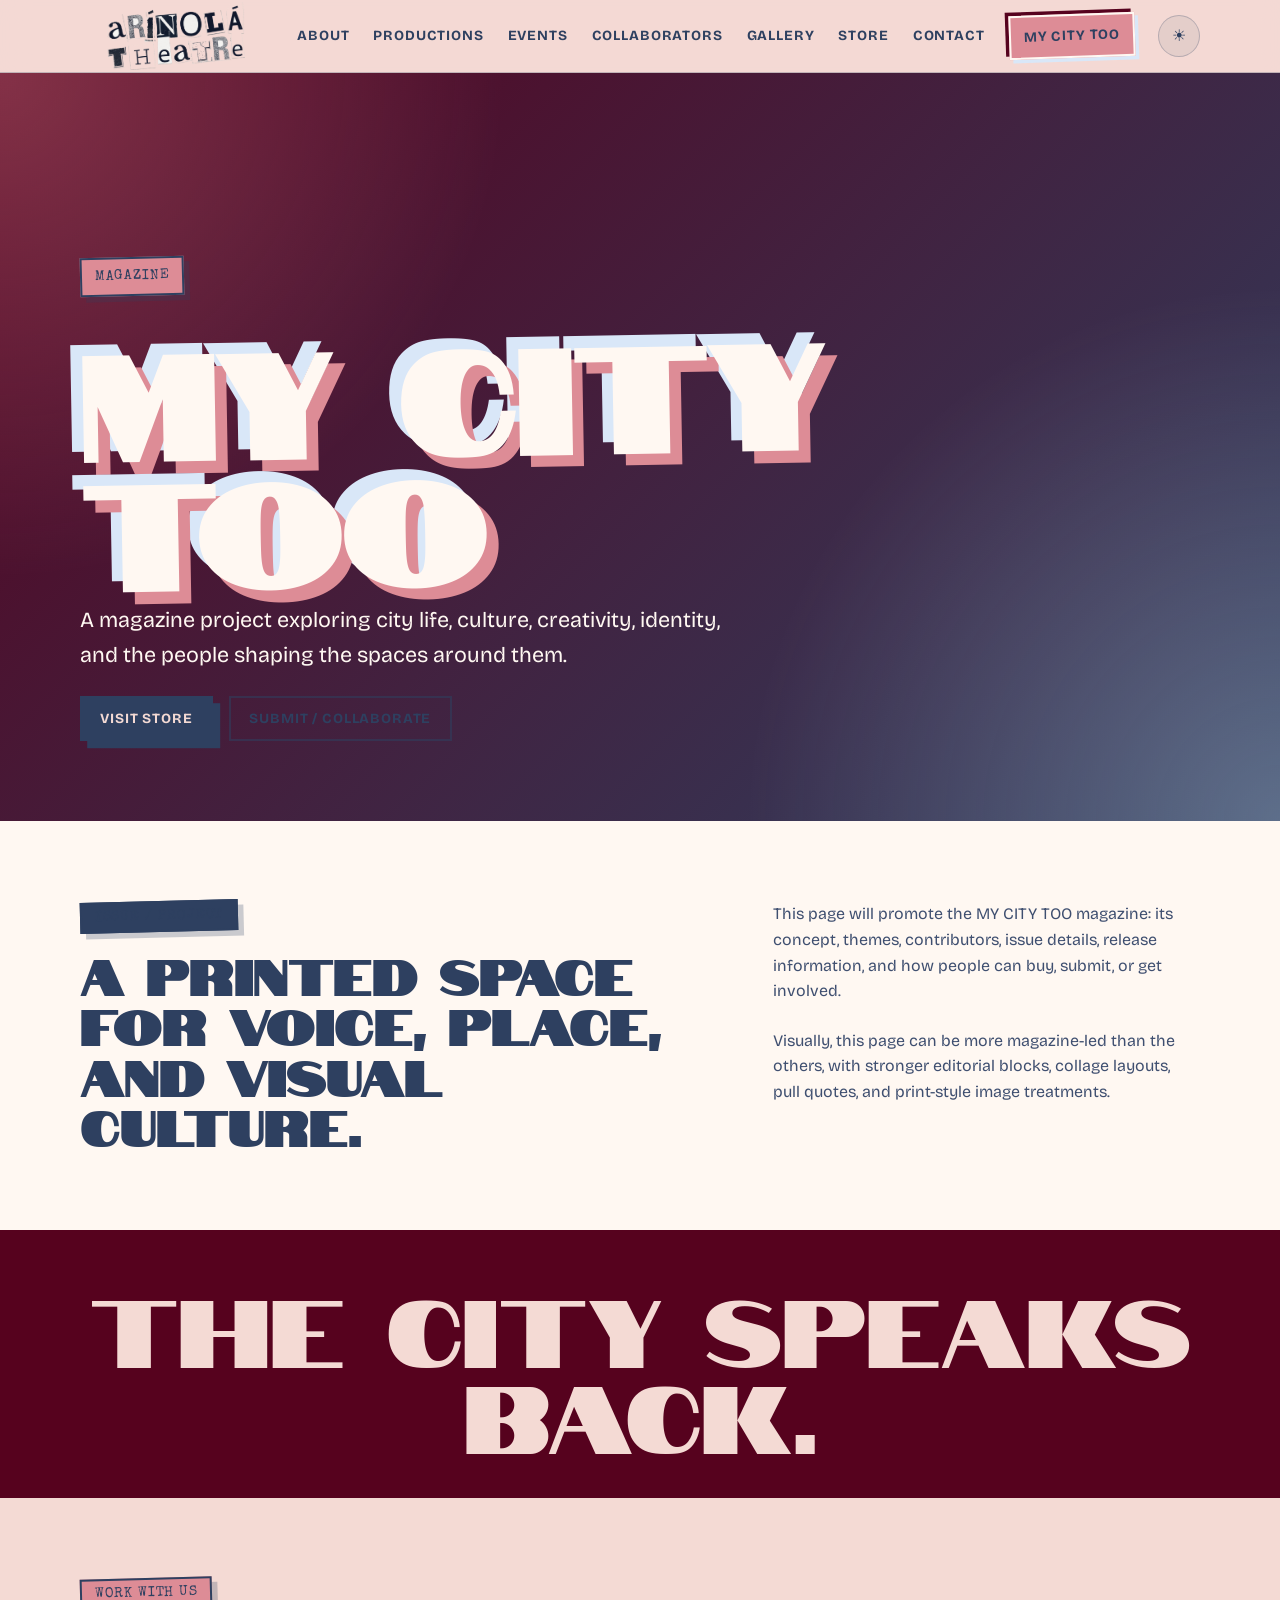
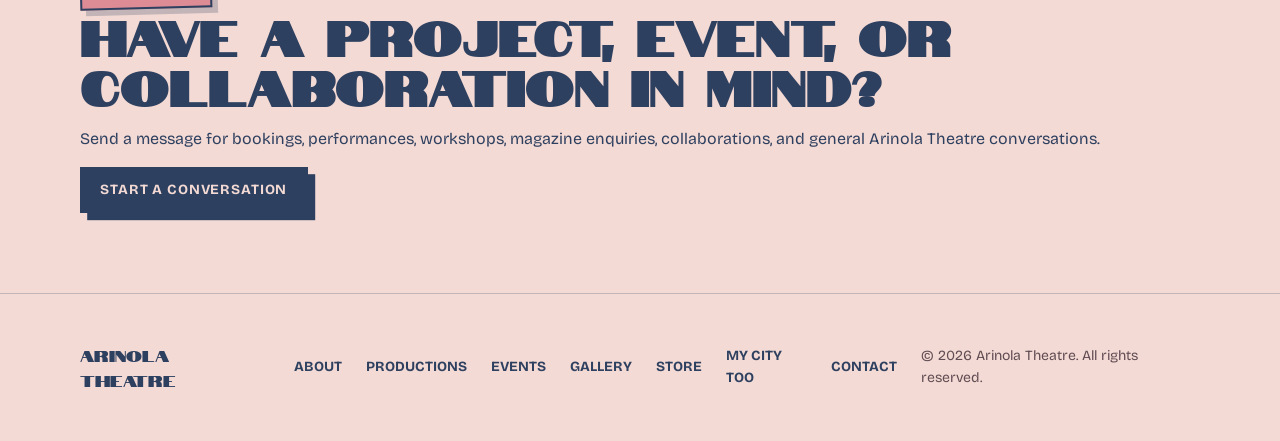
<file: my-city-too.html>
<!DOCTYPE html>
<html data-theme="dark" lang="en">
 <head>
  <meta charset="utf-8"/>
  <meta content="width=device-width, initial-scale=1.0" name="viewport"/>
  <title>
   MY CITY TOO | Arinola Theatre
  </title>
  <link href="css/tokens.css" rel="stylesheet"/>
  <link href="css/components.css" rel="stylesheet"/>
  <link href="css/responsive.css" rel="stylesheet"/>
 </head>
 <body>
  <div id="site-header">
  </div>
  <main>
   <section class="page-hero page-hero--magazine">
    <div class="page-hero__inner container">
     <p class="page-hero__eyebrow sticker sticker--pink">
      Magazine
     </p>
     <h1 class="page-hero__title">
      MY CITY TOO
     </h1>
     <p class="page-hero__text">
      A magazine project exploring city life, culture, creativity, identity, and the people shaping the spaces around them.
     </p>
     <div class="button-group">
      <a class="button button--primary" href="store.html">
       Visit Store
      </a>
      <a class="button button--secondary" href="contact.html">
       Submit / Collaborate
      </a>
     </div>
    </div>
   </section>
   <section class="section section--paper">
    <div class="section__inner container editorial-grid">
     <div class="section-heading section-heading--large">
      <p class="eyebrow sticker sticker--navy">
       Issue / Project
      </p>
      <h2 class="section-heading__title">
       A printed space for voice, place, and visual culture.
      </h2>
     </div>
     <div class="text-block">
      <p>
       This page will promote the MY CITY TOO magazine: its concept, themes, contributors, issue details, release information, and how people can buy, submit, or get involved.
      </p>
      <p>
       Visually, this page can be more magazine-led than the others, with stronger editorial blocks, collage layouts, pull quotes, and print-style image treatments.
      </p>
     </div>
    </div>
   </section>
   <section class="statement-band">
    <div class="statement-band__inner container">
     <p class="statement-band__text">
      The city speaks back.
     </p>
    </div>
   </section>
  </main>
  <div id="site-cta">
  </div>
  <div id="site-footer">
  </div>
  <!-- JS -->
  <script src="js/header.js">
  </script>
  <script src="js/theme-toggle.js">
  </script>
  <script src="js/footer.js">
  </script>
  <script src="js/contact.js">
  </script>
  <script src="js/fullscreen-viewer.js">
  </script>
 </body>
</html>
</file>
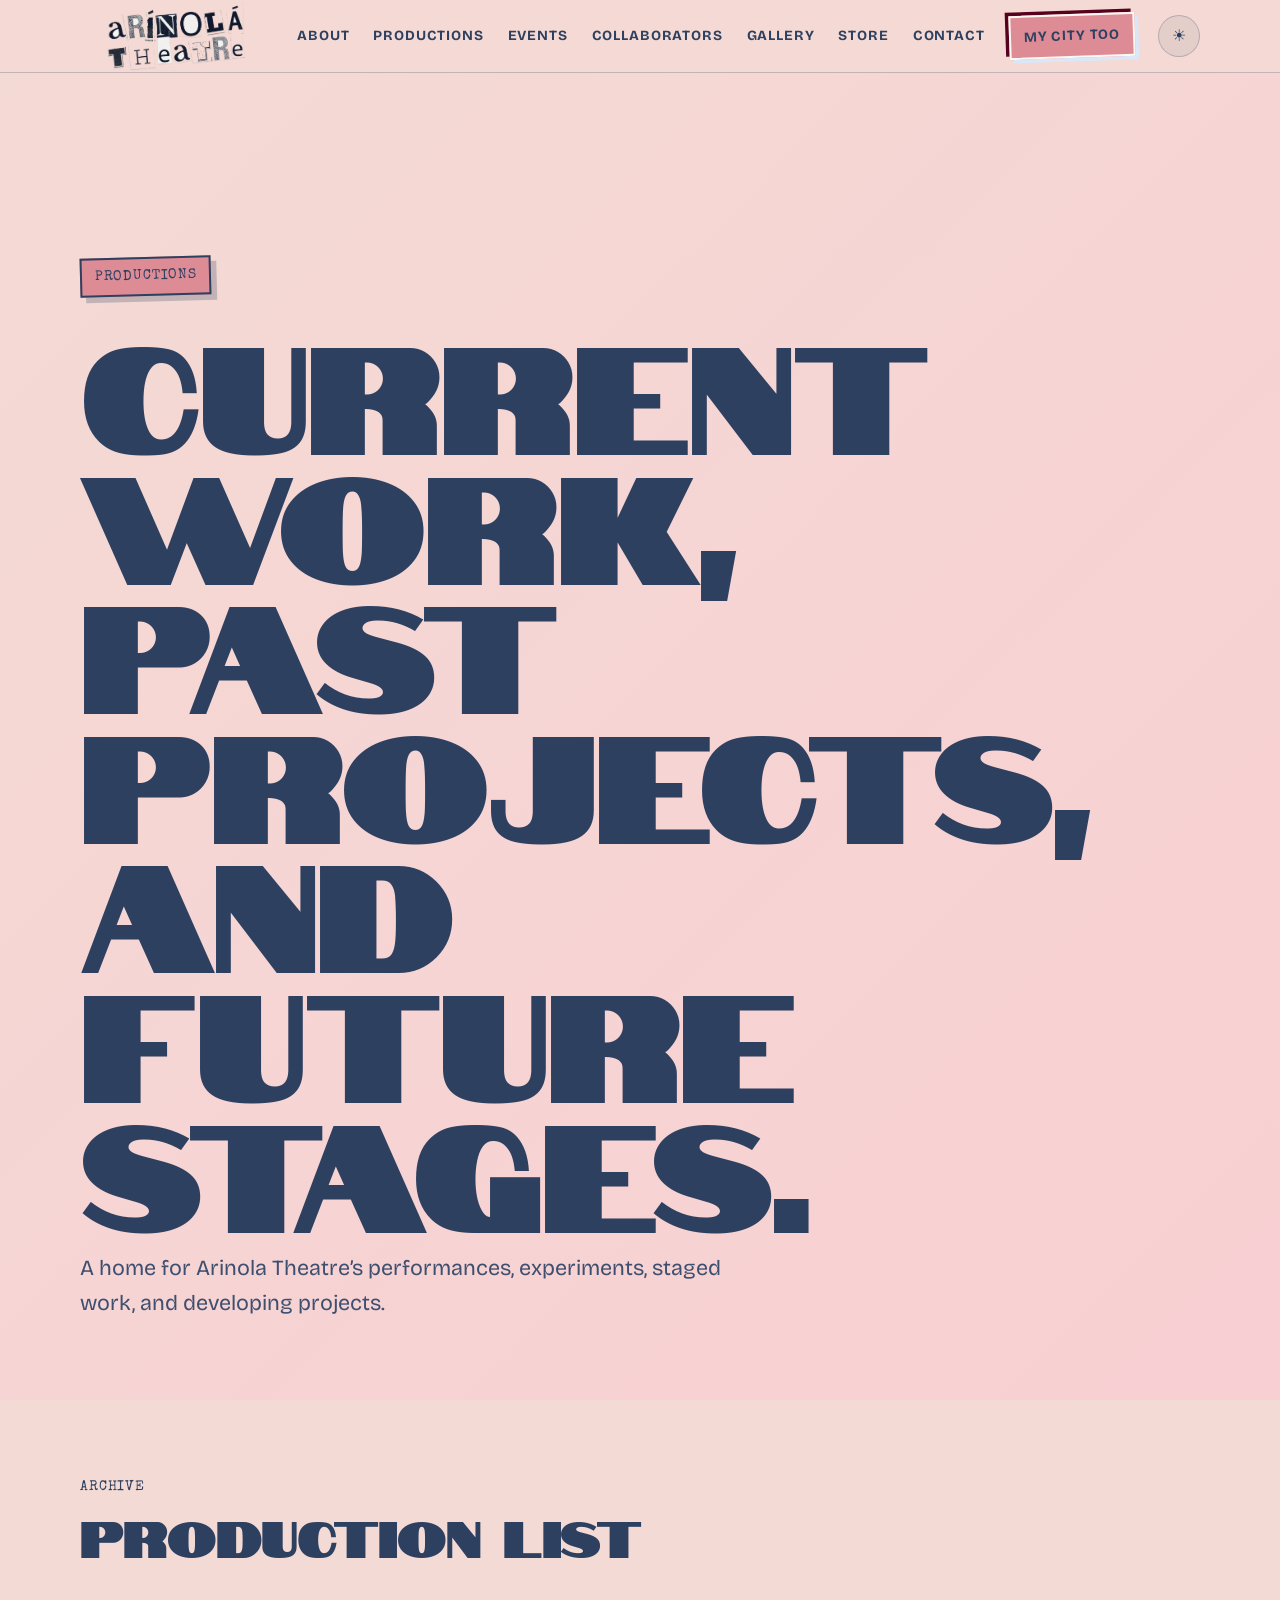
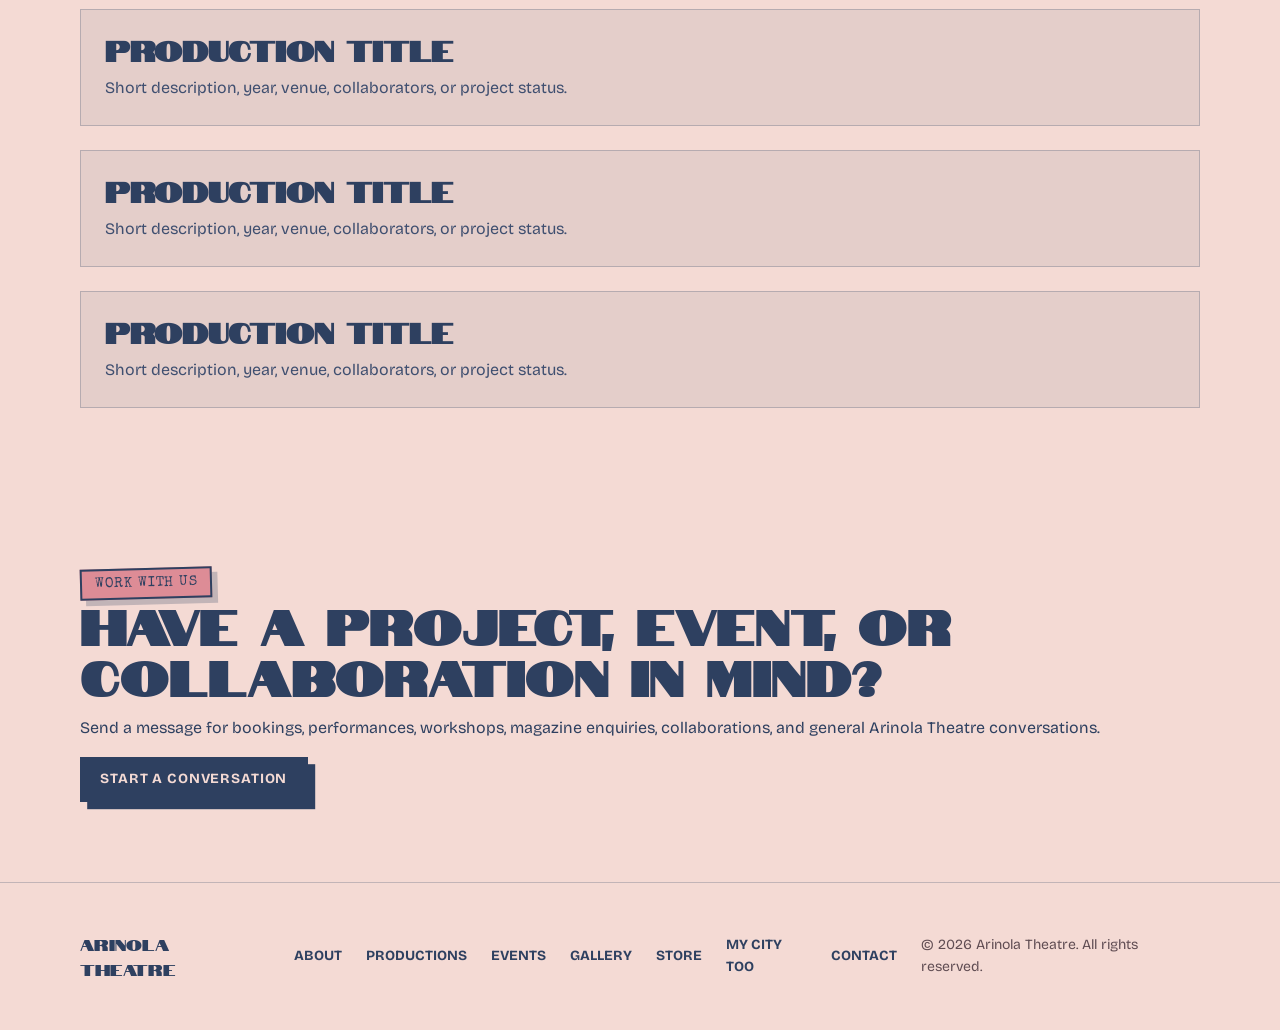
<file: productions.html>
<!DOCTYPE html>
<html data-theme="dark" lang="en">

<head>
    <meta charset="utf-8" />
    <meta content="width=device-width, initial-scale=1.0" name="viewport" />
    <title>
        Productions | Arinola Theatre
    </title>
    <link href="css/tokens.css" rel="stylesheet" />
    <link href="css/components.css" rel="stylesheet" />
    <link href="css/responsive.css" rel="stylesheet" />
</head>

<body>
    <div id="site-header">
    </div>
    <main>
        <section class="page-hero">
            <div class="page-hero__inner container">
                <p class="page-hero__eyebrow sticker sticker--pink">
                    Productions
                </p>
                <h1 class="page-hero__title">
                    Current work, past projects, and future stages.
                </h1>
                <p class="page-hero__text">
                    A home for Arinola Theatre&rsquo;s performances, experiments, staged work, and developing projects.
                </p>
            </div>
        </section>
        <section class="section">
            <div class="section__inner container">
                <div class="section-heading">
                    <p class="eyebrow">
                        Archive
                    </p>
                    <h2 class="section-heading__title">
                        Production list
                    </h2>
                </div>
                <div class="placeholder-list">
                    <article class="placeholder-list__item">
                        <h3>
                            Production Title
                        </h3>
                        <p>
                            Short description, year, venue, collaborators, or project status.
                        </p>
                    </article>
                    <article class="placeholder-list__item">
                        <h3>
                            Production Title
                        </h3>
                        <p>
                            Short description, year, venue, collaborators, or project status.
                        </p>
                    </article>
                    <article class="placeholder-list__item">
                        <h3>
                            Production Title
                        </h3>
                        <p>
                            Short description, year, venue, collaborators, or project status.
                        </p>
                    </article>
                </div>
            </div>
        </section>
    </main>
    <div id="site-cta">
    </div>
    <div id="site-footer">
    </div>
    <!-- JS -->
    <script src="js/header.js">
    </script>
    <script src="js/theme-toggle.js">
    </script>
    <script src="js/footer.js">
    </script>
    <script src="js/contact.js">
    </script>
    <script src="js/fullscreen-viewer.js">
    </script>
</body>

</html>
</file>
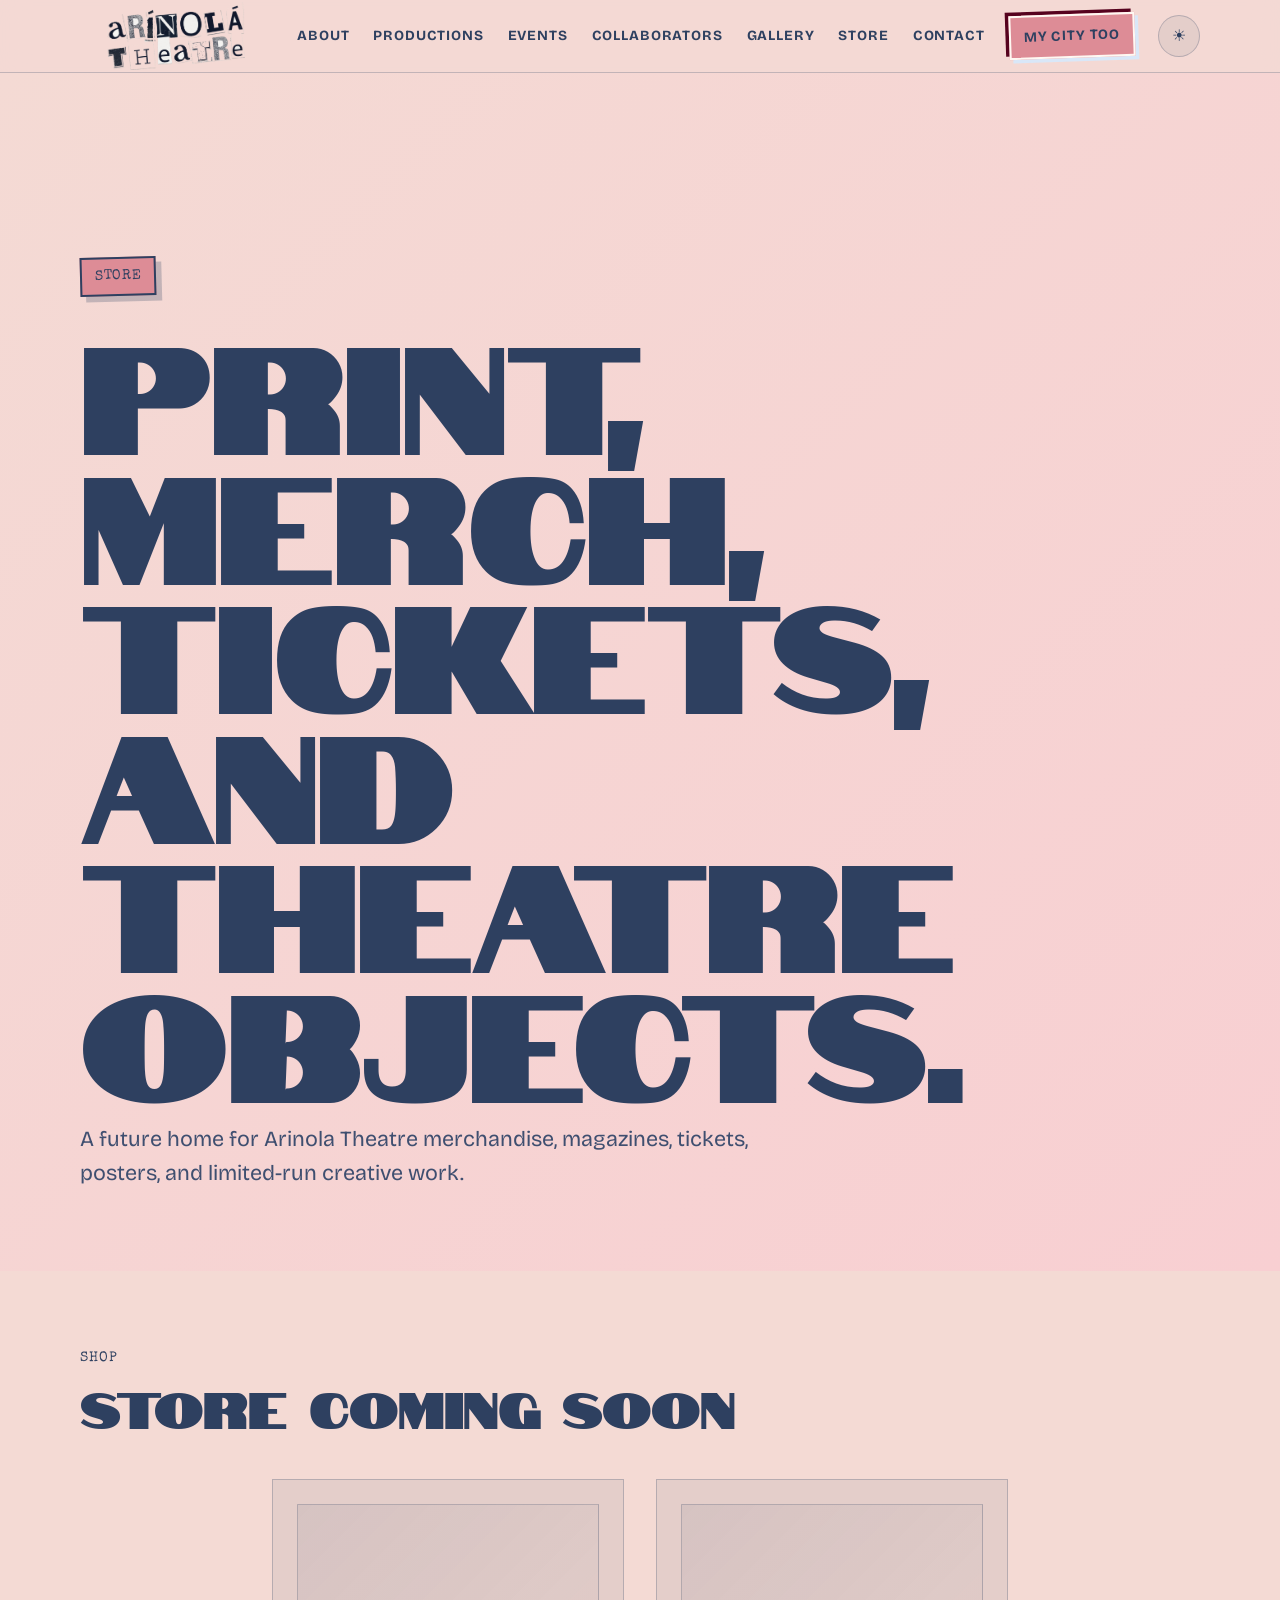
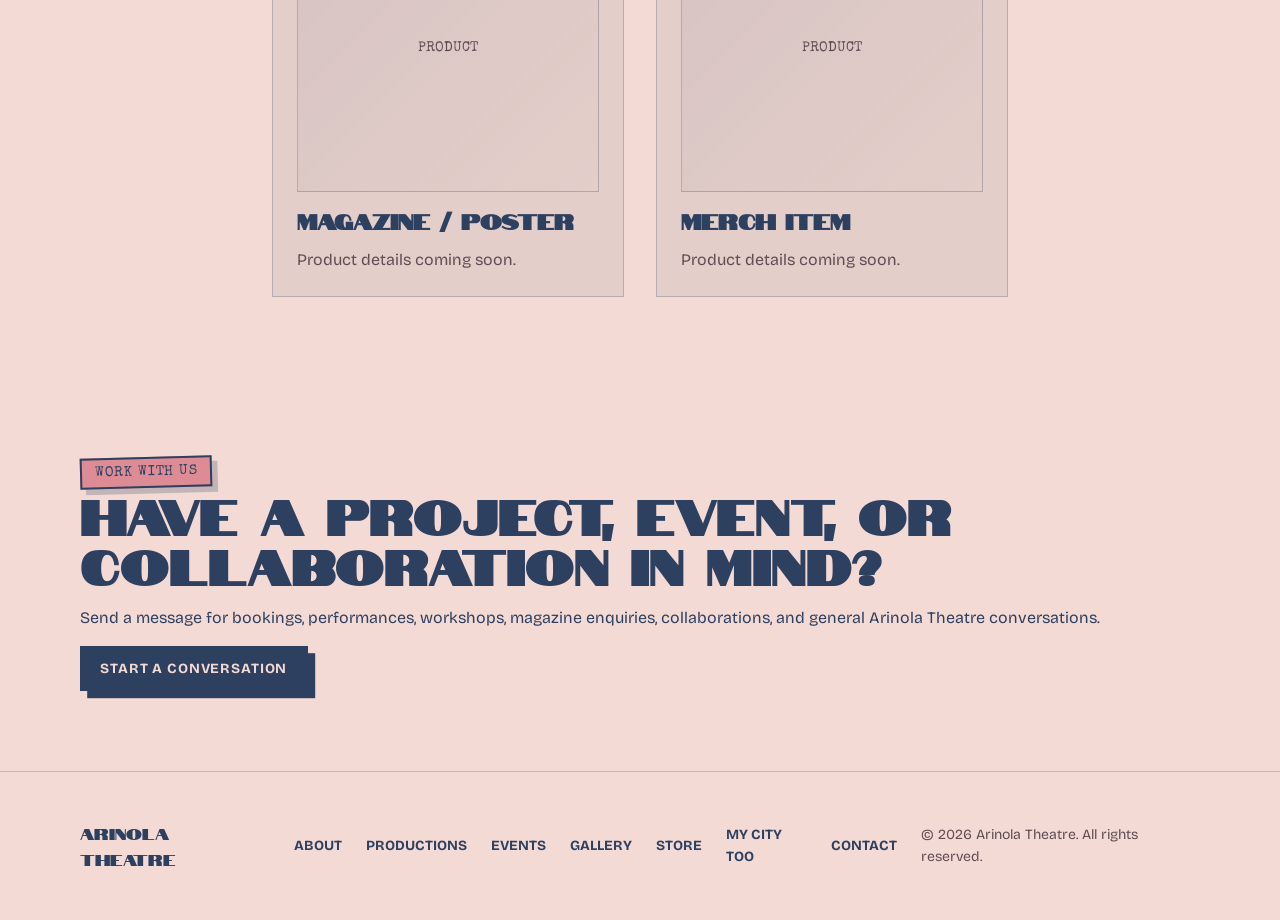
<file: store.html>
<!DOCTYPE html>
<html data-theme="dark" lang="en">
 <head>
  <meta charset="utf-8"/>
  <meta content="width=device-width, initial-scale=1.0" name="viewport"/>
  <title>
   Store | Arinola Theatre
  </title>
  <link href="css/tokens.css" rel="stylesheet"/>
  <link href="css/components.css" rel="stylesheet"/>
  <link href="css/responsive.css" rel="stylesheet"/>
 </head>
 <body>
  <div id="site-header">
  </div>
  <main>
   <section class="page-hero">
    <div class="page-hero__inner container">
     <p class="page-hero__eyebrow sticker sticker--pink">
      Store
     </p>
     <h1 class="page-hero__title">
      Print, merch, tickets, and theatre objects.
     </h1>
     <p class="page-hero__text">
      A future home for Arinola Theatre merchandise, magazines, tickets, posters, and limited-run creative work.
     </p>
    </div>
   </section>
   <section class="section">
    <div class="section__inner container">
     <div class="section-heading">
      <p class="eyebrow">
       Shop
      </p>
      <h2 class="section-heading__title">
       Store coming soon
      </h2>
     </div>
     <div class="card-grid">
      <article class="person-card">
       <div class="person-card__image image-placeholder">
        <span>
         Product
        </span>
       </div>
       <h2 class="person-card__name">
        Magazine / Poster
       </h2>
       <p class="person-card__role">
        Product details coming soon.
       </p>
      </article>
      <article class="person-card">
       <div class="person-card__image image-placeholder">
        <span>
         Product
        </span>
       </div>
       <h2 class="person-card__name">
        Merch Item
       </h2>
       <p class="person-card__role">
        Product details coming soon.
       </p>
      </article>
     </div>
    </div>
   </section>
  </main>
  <div id="site-cta">
  </div>
  <div id="site-footer">
  </div>
  <!-- JS -->
  <script src="js/header.js">
  </script>
  <script src="js/theme-toggle.js">
  </script>
  <script src="js/footer.js">
  </script>
  <script src="js/contact.js">
  </script>
  <script src="js/fullscreen-viewer.js">
  </script>
 </body>
</html>
</file>
<file: css/tokens.css>
/* =========================================================
   ARINOLA THEATRE — DESIGN TOKENS
   File: css/tokens.css

   Purpose:
   Global colour, typography, spacing, layout, shadow,
   border, motion, and collage/sticker variables.
========================================================= */


/* =========================================================
   1. GOOGLE FONT IMPORTS

   Notable:
   Main visual font for the website.

   Bricolage Grotesque:
   Cleaner alternative if Notable feels too heavy in places.

   Special Elite:
   Optional newspaper/typewriter detail font.

   Rubik Distressed:
   Optional rough poster/accent font.
========================================================= */

@import url("https://fonts.googleapis.com/css2?family=Notable&family=Bricolage+Grotesque:wght@400;500;600;700;800&family=Special+Elite&family=Rubik+Distressed&display=swap");

/* =========================================================
   2. RAW COLOUR LIBRARY
========================================================= */

:root {
    /* Core brand palette */
    --clr-rhino: #2e4060;
    --clr-dull-pink: #dd8c96;
    --clr-almond: #f4dad4;
    --clr-link-water: #d9e7f8;
    --clr-waikawa-grey: #6371a2;
    --clr-castro: #56021e;
    /* Supporting palette */
    --clr-old-rose: #db8e9e;
    --clr-soft-blush: #ffd8da;
    --clr-pale-slate: #d5c5c8;
    --clr-cool-steel: #9da3a4;
    --clr-taupe-grey: #604d53;
    /* Paper / ink colours */
    --clr-paper: #fff8f2;
    --clr-paper-warm: #f7ece7;
    --clr-paper-pink: #f4dad4;
    --clr-ink: #101217;
    --clr-ink-soft: #272a32;
    --clr-white: #ffffff;
    --clr-black: #000000;
}


/* =========================================================
   3. TYPOGRAPHY TOKENS
========================================================= */

:root {
    /*
    Main font direction:
    Notable is the chosen brand font.
    Bricolage Grotesque is the cleaner alternative.
  */
    --font-main: "Notable", Impact, Haettenschweiler, "Arial Narrow Bold", sans-serif;
    --font-main-alt: "Bricolage Grotesque", Arial, Helvetica, sans-serif;
    /*
    Suggested usage:
    - --font-heading for big identity-led text
    - --font-body for readable paragraph text
    - --font-sticker for your later sticker-style headings
  */
    --font-heading: var(--font-main);
    --font-body: var(--font-main-alt);
    --font-button: var(--font-main-alt);
    /* Optional supporting fonts */
    --font-detail: "Special Elite", "Courier New", Courier, monospace;
    --font-distressed: "Rubik Distressed", Impact, Haettenschweiler, sans-serif;
    /*
    Placeholder for your future sticker-heading system.
    You can change this once you decide exactly how those headings work.
  */
    --font-sticker: var(--font-main);
    --font-sticker-alt: var(--font-distressed);
    /* Font sizes */
    --text-2xs: 0.7rem;
    --text-xs: 0.75rem;
    --text-sm: 0.875rem;
    --text-base: 1rem;
    --text-md: 1.125rem;
    --text-lg: 1.35rem;
    --text-xl: 1.75rem;
    --text-2xl: 2.25rem;
    --text-3xl: 3rem;
    --text-4xl: clamp(3rem, 8vw, 6rem);
    --text-5xl: clamp(4rem, 12vw, 9rem);
    /* Line heights */
    --line-height-tight: 0.9;
    --line-height-heading: 1.05;
    --line-height-body: 1.6;
    --line-height-loose: 1.8;
    /* Letter spacing */
    --letter-spacing-tight: -0.04em;
    --letter-spacing-normal: 0;
    --letter-spacing-wide: 0.06em;
    --letter-spacing-wider: 0.12em;
    --letter-spacing-display: 0.02em;
}


/* =========================================================
   4. SPACING TOKENS
========================================================= */

:root {
    --space-3xs: 0.25rem;
    --space-2xs: 0.5rem;
    --space-xs: 0.75rem;
    --space-sm: 1rem;
    --space-md: 1.5rem;
    --space-lg: 2rem;
    --space-xl: 3rem;
    --space-2xl: 4rem;
    --space-3xl: 6rem;
    --space-4xl: 8rem;
    --space-5xl: 10rem;
    /* Section padding */
    --section-padding-xs: 2rem;
    --section-padding-sm: 3rem;
    --section-padding-md: 5rem;
    --section-padding-lg: 7rem;
    --section-padding-xl: 9rem;
    /* Page spacing */
    --page-gutter: clamp(1rem, 4vw, 3rem);
    --page-gutter-wide: clamp(1.5rem, 6vw, 5rem);
    /* Flex gaps */
    --flex-gap-xs: var(--space-xs);
    --flex-gap-sm: var(--space-sm);
    --flex-gap-md: var(--space-md);
    --flex-gap-lg: var(--space-lg);
    --flex-gap-xl: var(--space-xl);
}


/* =========================================================
   5. LAYOUT TOKENS
========================================================= */

:root {
    --container-narrow: 760px;
    --container-width: 1120px;
    --container-wide: 1360px;
    --content-max-width: 68ch;
    --hero-content-width: 860px;
    --header-height: 4.5rem;
    --header-z-index: 1000;
    --overlay-z-index: 2000;
    --modal-z-index: 3000;
}


/* =========================================================
   6. RADIUS, BORDERS, SHADOWS
========================================================= */

:root {
    /* Radius */
    --radius-none: 0;
    --radius-xs: 0.25rem;
    --radius-sm: 0.5rem;
    --radius-md: 0.9rem;
    --radius-lg: 1.5rem;
    --radius-xl: 2rem;
    --radius-pill: 999px;
    /*
    Collage/paper elements should usually be sharper
    than normal modern UI cards.
  */
    --radius-paper: 0.15rem;
    --radius-sticker: 1rem;
    /* Borders */
    --border-thin: 1px solid var(--color-border);
    --border-thick: 3px solid var(--color-border-strong);
    --border-ink: 2px solid var(--color-text);
    --border-paper: 2px solid var(--color-paper-cutout);
    /* Shadows */
    --shadow-soft: 0 1rem 2.5rem rgba(0, 0, 0, 0.18);
    --shadow-paper: 0.35rem 0.35rem 0 var(--color-paper-shadow);
    --shadow-sticker: 0.5rem 0.5rem 0 rgba(0, 0, 0, 0.22);
    --shadow-hard: 0.45rem 0.45rem 0 var(--color-text);
    --shadow-hard-inverted: 0.45rem 0.45rem 0 var(--color-text-inverted);
}


/* =========================================================
   7. MOTION TOKENS
========================================================= */

:root {
    --transition-fast: 160ms ease;
    --transition-base: 240ms ease;
    --transition-slow: 420ms ease;
    --rotate-small-left: -2deg;
    --rotate-small-right: 2deg;
    --rotate-medium-left: -4deg;
    --rotate-medium-right: 4deg;
    --tilt-1: -1.5deg;
    --tilt-2: 1.5deg;
    --tilt-3: -3deg;
    --tilt-4: 3deg;
}


/* =========================================================
   8. COLLAGE / STICKER TOKENS
========================================================= */

:root {
    --paper-texture-opacity: 0.08;
    --print-texture-opacity: 0.16;
    --sticker-padding-y: 0.45em;
    --sticker-padding-x: 0.9em;
    --label-padding-y: 0.35em;
    --label-padding-x: 0.75em;
    --cutout-border-width: 2px;
    --cutout-offset: 0.35rem;
    --collage-layer-offset-sm: 0.25rem;
    --collage-layer-offset-md: 0.5rem;
    --collage-layer-offset-lg: 0.85rem;
}


/* =========================================================
   DARK MODE THEME
   Navy base, readable paper sections, pink accents
========================================================= */

:root,
[data-theme="dark"] {
    color-scheme: dark;
    /* Main page */
    --color-bg: var(--clr-rhino);
    --color-bg-alt: #24344f;
    --color-surface: #35486b;
    --color-surface-soft: rgba(255, 255, 255, 0.08);
    /* Text on dark backgrounds */
    --color-text: var(--clr-paper);
    --color-text-soft: #f2d6d2;
    --color-text-muted: #d9bdc1;
    /* Text on light/paper sections */
    --color-text-inverted: var(--clr-rhino);
    --color-text-inverted-soft: #3f4f70;
    --color-text-inverted-muted: #604d53;
    /* Brand */
    --color-primary: var(--clr-dull-pink);
    --color-primary-soft: var(--clr-almond);
    --color-secondary: var(--clr-link-water);
    --color-accent: var(--clr-castro);
    --color-accent-strong: #7a0630;
    /* Cards / paper */
    --color-card: var(--clr-almond);
    --color-paper-cutout: var(--clr-paper);
    --color-paper-section: var(--clr-paper);
    --color-paper-section-text: var(--clr-rhino);
    --color-paper-section-text-soft: #3f4f70;
    /* Buttons */
    --color-button-bg: var(--clr-dull-pink);
    --color-button-text: var(--clr-rhino);
    --color-button-bg-hover: var(--clr-almond);
    --color-button-text-hover: var(--clr-rhino);
    /* Links */
    --color-link: var(--clr-link-water);
    --color-link-hover: var(--clr-almond);
    /* Borders */
    --color-border: rgba(244, 218, 212, 0.3);
    --color-border-strong: rgba(244, 218, 212, 0.6);
    /* Collage / sticker */
    --color-paper-shadow: rgba(0, 0, 0, 0.35);
    --color-sticker-bg: var(--clr-almond);
    --color-sticker-text: var(--clr-rhino);
    --color-label-bg: var(--clr-castro);
    --color-label-text: var(--clr-paper);
    --color-focus: var(--clr-link-water);
}


/* =========================================================
   LIGHT MODE THEME
   Pink/paper base, navy text, wine accents
========================================================= */

[data-theme="light"] {
    color-scheme: light;
    /* Main page */
    --color-bg: var(--clr-almond);
    --color-bg-alt: #f8cfd2;
    --color-surface: #ffd8da;
    --color-surface-soft: rgba(46, 64, 96, 0.08);
    /* Text on light backgrounds */
    --color-text: var(--clr-rhino);
    --color-text-soft: #3f4f70;
    --color-text-muted: #604d53;
    /* Text on dark sections */
    --color-text-inverted: var(--clr-paper);
    --color-text-inverted-soft: #f2d6d2;
    --color-text-inverted-muted: #d9bdc1;
    /* Brand */
    --color-primary: var(--clr-rhino);
    --color-primary-soft: var(--clr-waikawa-grey);
    --color-secondary: var(--clr-castro);
    --color-accent: var(--clr-dull-pink);
    --color-accent-strong: var(--clr-castro);
    /* Cards / paper */
    --color-card: var(--clr-rhino);
    --color-paper-cutout: var(--clr-paper);
    --color-paper-section: var(--clr-paper);
    --color-paper-section-text: var(--clr-rhino);
    --color-paper-section-text-soft: #3f4f70;
    /* Buttons */
    --color-button-bg: var(--clr-rhino);
    --color-button-text: var(--clr-almond);
    --color-button-bg-hover: var(--clr-castro);
    --color-button-text-hover: var(--clr-paper);
    /* Links */
    --color-link: var(--clr-castro);
    --color-link-hover: var(--clr-rhino);
    /* Borders */
    --color-border: rgba(46, 64, 96, 0.25);
    --color-border-strong: rgba(46, 64, 96, 0.55);
    /* Collage / sticker */
    --color-paper-shadow: rgba(46, 64, 96, 0.25);
    --color-sticker-bg: var(--clr-rhino);
    --color-sticker-text: var(--clr-almond);
    --color-label-bg: var(--clr-castro);
    --color-label-text: var(--clr-paper);
    --color-focus: var(--clr-castro);
}
</file>
<file: css/components.css>
/* =========================================================
   ARINOLA THEATRE — COMPONENTS
   File: css/components.css

   Purpose:
   Reusable layout, section, button, card, form,
   sticker, and editorial components.
========================================================= */


/* =========================================================
   1. BASE RESET / GLOBALS
========================================================= */

*,
*::before,
*::after {
    box-sizing: border-box;
}

html {
    scroll-behavior: smooth;
}

body {
    margin: 0;
    min-height: 100vh;
    font-family: var(--font-body);
    font-size: var(--text-base);
    line-height: var(--line-height-body);
    color: var(--color-text);
    background: var(--color-bg);
}

img,
picture,
svg {
    display: block;
    max-width: 100%;
}

a {
    color: inherit;
    text-decoration: none;
}

button,
input,
textarea {
    font: inherit;
}

button {
    cursor: pointer;
}

:focus-visible {
    outline: 3px solid var(--color-focus);
    outline-offset: 4px;
}


/* =========================================================
   GLITCH BUTTON VARIANT
   Use with: .button.button--glitch
========================================================= */

.button--glitch {
    position: relative;
    isolation: isolate;
    overflow: visible;
}

.button--glitch::before,
.button--glitch::after {
    content: "";
    position: absolute;
    inset: 0;
    z-index: -1;
    border: inherit;
    transition: transform var(--transition-fast), opacity var(--transition-fast);
}

.button--glitch::before {
    background: var(--clr-link-water);
    transform: translate(0.22rem, 0.22rem) rotate(1deg);
}

.button--glitch::after {
    background: var(--clr-castro);
    transform: translate(-0.22rem, -0.22rem) rotate(-1deg);
}

.button--glitch:hover::before,
.button--glitch:focus-visible::before {
    transform: translate(0.34rem, 0.08rem) rotate(3deg);
}

.button--glitch:hover::after,
.button--glitch:focus-visible::after {
    transform: translate(-0.34rem, -0.08rem) rotate(-3deg);
}

.button--glitch:hover,
.button--glitch:focus-visible {
    animation: collageTextGlitch 480ms steps(2, end) both;
}


/* =========================================================
   2. LAYOUT UTILITIES
========================================================= */

.container {
    width: min(100% - var(--page-gutter), var(--container-width));
    margin-inline: auto;
}

.container--wide {
    width: min(100% - var(--page-gutter), var(--container-wide));
    margin-inline: auto;
}

.container--narrow {
    width: min(100% - var(--page-gutter), var(--container-narrow));
    margin-inline: auto;
}

.editorial-stack {
    display: flex;
    flex-direction: column;
    align-items: flex-start;
    gap: var(--space-md);
}

.split-layout {
    display: flex;
    align-items: stretch;
    justify-content: space-between;
    gap: var(--space-2xl);
}

.editorial-grid {
    display: flex;
    align-items: flex-start;
    justify-content: space-between;
    gap: var(--space-2xl);
}

.text-block {
    max-width: var(--content-max-width);
}

.text-block p {
    margin: 0 0 var(--space-md);
}

.text-block p:last-child {
    margin-bottom: 0;
}


/* =========================================================
   3. SECTION LIBRARY
========================================================= */

.section {
    position: relative;
    padding-block: var(--section-padding-md);
}

.section--hero {
    min-height: 78vh;
    display: flex;
    align-items: center;
    padding-block: var(--section-padding-md);
}

.section--split {
    background: var(--color-bg-alt);
}

.section--paper {
    color: var(--color-text-inverted);
    background: var(--color-paper-cutout);
}

.section--gallery {
    overflow: hidden;
}

.section--contact {
    background: var(--color-bg-alt);
}

.section__inner {
    position: relative;
    z-index: 1;
}

.section-heading {
    max-width: 720px;
    display: flex;
    flex-direction: column;
    align-items: flex-start;
    gap: var(--space-sm);
}

.section-heading--large {
    max-width: 820px;
}

.section-heading__title {
    margin: 0;
    font-family: var(--font-heading);
    font-size: var(--text-3xl);
    line-height: var(--line-height-heading);
    letter-spacing: var(--letter-spacing-display);
    text-transform: uppercase;
}

.eyebrow {
    margin: 0;
    font-family: var(--font-detail);
    font-size: var(--text-sm);
    line-height: 1;
    letter-spacing: var(--letter-spacing-wide);
    text-transform: uppercase;
}


/* =========================================================
   4. BUTTON LIBRARY
========================================================= */

.button-group {
    display: flex;
    align-items: center;
    justify-content: flex-start;
    flex-wrap: wrap;
    gap: var(--space-sm);
}

.button {
    min-height: 2.8rem;
    display: inline-flex;
    align-items: center;
    justify-content: center;
    gap: var(--space-2xs);
    padding: 0.85rem 1.15rem;
    border: 2px solid transparent;
    font-family: var(--font-button);
    font-size: var(--text-sm);
    font-weight: 700;
    line-height: 1;
    letter-spacing: var(--letter-spacing-wide);
    text-transform: uppercase;
    transition: transform var(--transition-fast), background-color var(--transition-fast), color var(--transition-fast), border-color var(--transition-fast), box-shadow var(--transition-fast);
}

.button:hover {
    transform: translate(-0.12rem, -0.12rem);
}

.button--primary {
    color: var(--color-button-text);
    background: var(--color-button-bg);
    border-color: var(--color-button-bg);
    box-shadow: var(--shadow-hard);
}

.button--primary:hover {
    color: var(--color-button-text-hover);
    background: var(--color-button-bg-hover);
    border-color: var(--color-button-bg-hover);
}

.button--secondary {
    color: var(--color-text);
    background: transparent;
    border-color: var(--color-border-strong);
}

.button--secondary:hover {
    color: var(--color-text-inverted);
    background: var(--color-text);
    border-color: var(--color-text);
}

.button--paper {
    color: var(--clr-rhino);
    background: var(--clr-paper);
    border-color: var(--clr-paper);
    box-shadow: var(--shadow-paper);
}

.button--small {
    min-height: 2.3rem;
    padding: 0.65rem 0.9rem;
    font-size: var(--text-xs);
}

.button--large {
    min-height: 3.4rem;
    padding: 1rem 1.4rem;
    font-size: var(--text-base);
}


/* =========================================================
   STICKY HEADER / LEFT LOGO / RIGHT NAV
========================================================= */

.site-header {
    position: sticky;
    top: 0;
    z-index: var(--header-z-index);
    width: 100%;
    background: color-mix(in srgb, var(--color-bg) 92%, transparent);
    border-bottom: var(--border-thin);
    backdrop-filter: blur(14px);
}

.site-header__inner {
    min-height: var(--header-height);
    display: flex;
    align-items: center;
    justify-content: space-between;
    gap: var(--space-md);
}

.site-header__brand {
    flex: 0 0 auto;
    display: inline-flex;
    align-items: center;
    justify-content: flex-start;
    margin-right: auto;
    background: transparent;
    border: 0;
    box-shadow: none;
    padding: 0;
    line-height: 1;
}

.site-header__logo {
    display: block;
    width: clamp(7rem, 15vw, 12rem);
    max-height: 4.25rem;
    height: auto;
    object-fit: contain;
    background: transparent;
    border: 0;
    box-shadow: none;
}

.site-header__nav {
    margin-left: auto;
    display: flex;
    align-items: center;
    justify-content: flex-end;
    gap: var(--space-md);
    text-align: right;
}

.site-header__link {
    position: relative;
    font-size: var(--text-sm);
    font-weight: 700;
    letter-spacing: var(--letter-spacing-wide);
    text-align: right;
    text-transform: uppercase;
}


/* =========================================================
   HERO IMAGE, BACKDROP + CLICKABLE COLLAGE LINKS
========================================================= */

.hero {
    position: relative;
    isolation: isolate;
    overflow: hidden;
}

.hero::after {
    content: "";
    position: absolute;
    inset: 0;
    z-index: -1;
    pointer-events: none;
    background: linear-gradient( 90deg, color-mix(in srgb, var(--color-bg) 94%, transparent) 0%, color-mix(in srgb, var(--color-bg) 78%, transparent) 46%, color-mix(in srgb, var(--color-bg) 90%, transparent) 100%);
}

.hero__backdrop {
    position: absolute;
    inset: 0;
    z-index: -2;
    overflow: hidden;
    pointer-events: none;
}

.hero__backdrop-image {
    width: 100%;
    height: 100%;
    object-fit: cover;
    opacity: 1;
    filter: contrast(1.08) saturate(0.8);
}

.hero__inner {
    position: relative;
    min-height: 78vh;
    display: flex;
    align-items: center;
    justify-content: flex-start;
    gap: var(--space-3xl);
}

.hero__content {
    position: relative;
    z-index: 4;
    max-width: min(48rem, 58vw);
    margin-left: clamp(-1.5rem, -2vw, -0.5rem);
    padding-right: clamp(10rem, 24vw, 26rem);
}

.hero__image-wrap {
    position: absolute;
    z-index: 2;
    right: clamp(9rem, 17vw, 20rem);
    top: 52%;
    bottom: clamp(2rem, 7vh, 5rem);
    transform: translateY(-50%) rotate(-2deg);
    width: clamp(18rem, 29vw, 35rem);
    margin: 0;
    transform: rotate(-2deg);
    opacity: 0.9;
    pointer-events: none;
}

.hero__image-wrap::before {
    content: "";
    position: absolute;
    inset: 0.65rem -0.65rem -0.65rem 0.65rem;
    z-index: -1;
    background: var(--clr-dull-pink);
    transform: rotate(2deg);
}

.hero__image {
    width: 100%;
    aspect-ratio: 4 / 5;
    object-fit: cover;
    border: 3px solid var(--clr-paper);
    box-shadow: 0.65rem 0.65rem 0 var(--clr-castro), -0.45rem -0.45rem 0 var(--clr-link-water);
    filter: contrast(1.08) saturate(0.9);
}


/* Right-side peeking collage zone */

.hero__visual {
    position: absolute;
    z-index: 5;
    top: calc(50% + 12.75rem);
    right: 0;
    width: clamp(20rem, 32vw, 40rem);
    height: min(72vh, 40rem);
    min-height: 34rem;
    transform: translate(62%, -50%);
    pointer-events: auto;
}


/* Homepage hero title */

.hero__title {
    margin: 0;
    font-family: var(--font-heading);
    font-size: var(--text-5xl);
    line-height: var(--line-height-tight);
    letter-spacing: var(--letter-spacing-display);
    text-transform: uppercase;
}


/* Clickable collage cards */

.collage-link {
    position: absolute;
    min-height: unset;
    display: flex;
    flex-direction: column;
    align-items: flex-start;
    justify-content: center;
    gap: var(--space-2xs);
    padding: var(--space-lg);
    border: 2px solid var(--clr-paper);
    box-shadow: 0.45rem 0.45rem 0 rgba(0, 0, 0, 0.32), -0.26rem -0.26rem 0 var(--clr-link-water);
    overflow: hidden;
    transition: transform var(--transition-base), box-shadow var(--transition-base), filter var(--transition-base);
}

.collage-link::before {
    content: "";
    position: absolute;
    inset: 0;
    z-index: 0;
    opacity: 0.16;
    pointer-events: none;
    background: repeating-linear-gradient( 90deg, rgba(0, 0, 0, 0.25) 0 1px, transparent 1px 5px), repeating-linear-gradient( 0deg, rgba(255, 255, 255, 0.22) 0 1px, transparent 1px 7px);
    mix-blend-mode: multiply;
}

.collage-link::after {
    content: attr(data-glitch);
    position: absolute;
    inset: auto var(--space-lg) var(--space-lg) var(--space-lg);
    z-index: 1;
    font-family: var(--font-heading);
    font-size: var(--text-2xl);
    line-height: var(--line-height-heading);
    text-transform: uppercase;
    color: var(--clr-link-water);
    opacity: 0;
    transform: translate(0.18rem, -0.14rem);
    pointer-events: none;
}

.collage-link__kicker,
.collage-link__title {
    position: relative;
    z-index: 2;
}

.collage-link__kicker {
    font-family: var(--font-detail);
    font-size: var(--text-sm);
    letter-spacing: var(--letter-spacing-wide);
    text-transform: uppercase;
}

.collage-link__title {
    font-family: var(--font-heading);
    font-size: var(--text-2xl);
    line-height: var(--line-height-heading);
    text-transform: uppercase;
}

.collage-link--paper {
    top: 10rem;
    left: -5rem;
    width: 150%;
    height: 35%;
    color: var(--clr-rhino);
    background: var(--clr-paper);
    transform: rotate(-3deg);
}

.collage-link--dark {
    top: calc(10rem + 34%);
    left: -1.5rem;
    width: 112%;
    height: 38%;
    color: var(--clr-paper);
    background: var(--clr-castro);
    transform: rotate(2deg);
}

.collage-link--pink {
    top: calc(10rem + 68%);
    left: -4.25rem;
    width: 150%;
    height: 38%;
    color: var(--clr-rhino);
    background: var(--clr-dull-pink);
    transform: rotate(-1deg);
}


/* Subtle hover movement */

.collage-link:hover,
.collage-link:focus-visible {
    filter: contrast(1.12) saturate(1.25);
    box-shadow: 0.55rem 0.55rem 0 var(--clr-castro), -0.34rem -0.34rem 0 var(--clr-link-water);
}

.collage-link--paper:hover,
.collage-link--paper:focus-visible {
    transform: translateX(-6%) rotate(-4deg);
}

.collage-link--dark:hover,
.collage-link--dark:focus-visible {
    transform: translateX(-7%) rotate(3deg);
}

.collage-link--pink:hover,
.collage-link--pink:focus-visible {
    transform: translateX(-8%) rotate(-2deg);
}

.collage-link:hover .collage-link__title,
.collage-link:focus-visible .collage-link__title {
    animation: collageTextGlitch 520ms steps(2, end) both;
}

.collage-link:hover::after,
.collage-link:focus-visible::after {
    opacity: 0.65;
    animation: collageGhostGlitch 520ms steps(2, end) both;
}


/* ----------Alternate translation Values -------------
translate(50%, -50%)  more visible 
translate(58%, -50%)  balanced peek 
translate(66%, -50%)  more hidden 
-------------------------------------------------------*/


/* =========================================================
   GLITCH / COLLAGE MOTION
========================================================= */

@keyframes collageTextGlitch {
    0% {
        transform: translate(0, 0) skew(0deg);
        text-shadow: none;
    }
    18% {
        transform: translate(-0.08rem, 0.04rem) skew(-3deg);
        text-shadow: 0.12rem 0 var(--clr-link-water), -0.12rem 0 var(--clr-dull-pink);
    }
    34% {
        transform: translate(0.12rem, -0.06rem) skew(3deg);
        text-shadow: -0.16rem 0 var(--clr-castro), 0.16rem 0 var(--clr-link-water);
    }
    52% {
        transform: translate(-0.04rem, 0.08rem) skew(-2deg);
    }
    72% {
        transform: translate(0.08rem, -0.04rem) skew(2deg);
    }
    100% {
        transform: translate(0, 0) skew(0deg);
        text-shadow: 0.08rem 0 var(--clr-link-water), -0.08rem 0 var(--clr-dull-pink);
    }
}

@keyframes collageGhostGlitch {
    0% {
        clip-path: inset(0 0 85% 0);
        transform: translate(0.25rem, -0.16rem);
    }
    25% {
        clip-path: inset(22% 0 48% 0);
        transform: translate(-0.18rem, 0.12rem);
    }
    50% {
        clip-path: inset(50% 0 18% 0);
        transform: translate(0.28rem, 0.04rem);
    }
    75% {
        clip-path: inset(8% 0 70% 0);
        transform: translate(-0.12rem, -0.18rem);
    }
    100% {
        clip-path: inset(0 0 0 0);
        transform: translate(0.22rem, -0.18rem);
    }
}


/* =========================================================
   7. STICKERS / LABELS / PAPER
========================================================= */

.sticker {
    display: inline-flex;
    align-items: center;
    justify-content: center;
    padding: var(--sticker-padding-y) var(--sticker-padding-x);
    border: 2px solid currentColor;
    box-shadow: var(--shadow-paper);
    transform: rotate(var(--tilt-1));
}

.sticker--pink {
    color: var(--clr-rhino);
    background: var(--clr-dull-pink);
}

.sticker--navy {
    color: var(--clr-almond);
    background: var(--clr-rhino);
}

.sticker--paper {
    color: var(--clr-rhino);
    background: var(--clr-paper);
}

.collage-panel {
    min-height: 28rem;
    position: relative;
}

.paper-card {
    min-height: 9rem;
    display: flex;
    align-items: flex-end;
    justify-content: flex-start;
    padding: var(--space-md);
    color: var(--clr-rhino);
    background: var(--clr-paper);
    border: 2px solid rgba(0, 0, 0, 0.12);
    box-shadow: var(--shadow-paper);
}

.paper-card--dark {
    color: var(--clr-paper);
    background: var(--clr-castro);
}

.paper-card--tilt-left {
    transform: rotate(var(--tilt-3));
}

.paper-card--tilt-right {
    transform: rotate(var(--tilt-4));
}

.paper-card__label {
    font-family: var(--font-detail);
    font-size: var(--text-sm);
    text-transform: uppercase;
}

.poster-block {
    display: flex;
    align-items: center;
    justify-content: center;
    min-height: 9rem;
    padding: var(--space-md);
    color: var(--clr-rhino);
    background: var(--clr-dull-pink);
    box-shadow: var(--shadow-hard);
    transform: rotate(var(--tilt-2));
}

.poster-block__text {
    font-family: var(--font-heading);
    font-size: var(--text-xl);
    line-height: var(--line-height-heading);
    text-transform: uppercase;
}


/* =========================================================
   8. FEATURE CARDS
========================================================= */

.feature-card {
    flex: 1;
    display: flex;
    align-items: stretch;
    justify-content: space-between;
    gap: var(--space-lg);
    padding: var(--space-lg);
    color: var(--color-text-inverted);
    background: var(--color-card);
    box-shadow: var(--shadow-paper);
}

.feature-card__media {
    flex: 0 0 42%;
}

.feature-card__content {
    flex: 1;
    display: flex;
    flex-direction: column;
    align-items: flex-start;
    justify-content: center;
    gap: var(--space-sm);
}

.feature-card__meta {
    margin: 0;
    font-family: var(--font-detail);
    font-size: var(--text-sm);
    text-transform: uppercase;
}

.feature-card__title {
    margin: 0;
    font-family: var(--font-heading);
    font-size: var(--text-2xl);
    line-height: var(--line-height-heading);
    text-transform: uppercase;
}

.feature-card__text {
    margin: 0;
}


/* =========================================================
   9. IMAGE PLACEHOLDERS / GALLERY
========================================================= */

.image-placeholder {
    min-height: 16rem;
    display: flex;
    align-items: center;
    justify-content: center;
    color: var(--color-text-muted);
    background: linear-gradient( 135deg, var(--color-surface-soft), transparent);
    border: var(--border-thin);
}

.image-placeholder span {
    font-family: var(--font-detail);
    font-size: var(--text-sm);
    text-transform: uppercase;
}

.gallery-strip {
    display: flex;
    align-items: stretch;
    justify-content: center;
    gap: var(--space-md);
    margin-top: var(--space-xl);
}

.gallery-strip__item {
    flex: 1;
    min-height: 24rem;
}

.gallery-strip__item:nth-child(1) {
    transform: rotate(var(--tilt-1));
}

.gallery-strip__item:nth-child(2) {
    transform: rotate(var(--tilt-2));
}

.gallery-strip__item:nth-child(3) {
    transform: rotate(var(--tilt-3));
}


/* =========================================================
   10. PERSON / COLLABORATOR CARDS
========================================================= */

.card-grid {
    display: flex;
    align-items: stretch;
    justify-content: center;
    flex-wrap: wrap;
    gap: var(--space-lg);
    margin-top: var(--space-xl);
}

.person-card {
    flex: 1 1 16rem;
    max-width: 22rem;
    display: flex;
    flex-direction: column;
    gap: var(--space-sm);
    padding: var(--space-md);
    background: var(--color-surface-soft);
    border: var(--border-thin);
}

.person-card__image {
    min-height: 18rem;
}

.person-card__name {
    margin: 0;
    font-family: var(--font-heading);
    font-size: var(--text-lg);
    line-height: var(--line-height-heading);
    text-transform: uppercase;
}

.person-card__role {
    margin: 0;
    color: var(--color-text-muted);
}


/* =========================================================
   11. STATEMENT BAND
========================================================= */

.statement-band {
    padding-block: var(--section-padding-sm);
    color: var(--clr-almond);
    background: var(--clr-castro);
    overflow: hidden;
}

.statement-band__inner {
    display: flex;
    align-items: center;
    justify-content: center;
}

.statement-band__text {
    margin: 0;
    font-family: var(--font-heading);
    font-size: var(--text-4xl);
    line-height: var(--line-height-tight);
    text-align: center;
    text-transform: uppercase;
}


/* =========================================================
   12. CONTACT FORM
========================================================= */

.contact-layout {
    display: flex;
    align-items: flex-start;
    justify-content: space-between;
    gap: var(--space-2xl);
}

.contact-layout__intro {
    flex: 1;
    max-width: 34rem;
}

.contact-layout__intro p {
    color: var(--color-text-soft);
}

.contact-form {
    flex: 1;
    max-width: 34rem;
    display: flex;
    flex-direction: column;
    gap: var(--space-md);
    padding: var(--space-lg);
    color: var(--color-text-inverted);
    background: var(--color-card);
    box-shadow: var(--shadow-paper);
}

.form-field {
    display: flex;
    flex-direction: column;
    gap: var(--space-2xs);
}

.form-field__label {
    font-family: var(--font-detail);
    font-size: var(--text-sm);
    text-transform: uppercase;
}

.form-field__input {
    width: 100%;
    border: 2px solid transparent;
    padding: 0.9rem 1rem;
    color: var(--clr-rhino);
    background: var(--clr-paper);
}

.form-field__input:focus {
    border-color: var(--clr-rhino);
    outline: none;
}

.form-field__textarea {
    min-height: 10rem;
    resize: vertical;
}


/* =========================================================
   13. FOOTER
========================================================= */

.site-footer {
    padding-block: var(--space-xl);
    border-top: var(--border-thin);
}

.site-footer__inner {
    display: flex;
    align-items: center;
    justify-content: space-between;
    gap: var(--space-md);
}

.site-footer__brand {
    margin: 0;
    font-family: var(--font-heading);
    text-transform: uppercase;
}

.site-footer__links {
    display: flex;
    align-items: center;
    justify-content: center;
    gap: var(--space-md);
}

.site-footer__links a {
    font-size: var(--text-sm);
    font-weight: 700;
    text-transform: uppercase;
}

.site-footer__small {
    margin: 0;
    color: var(--color-text-muted);
    font-size: var(--text-sm);
}


/* =========================================================
   PAGE SHELLS
========================================================= */

.page-hero {
    min-height: 52vh;
    display: flex;
    align-items: flex-end;
    padding-block: calc(var(--section-padding-lg) + var(--header-height)) var(--section-padding-md);
    background: linear-gradient( 135deg, var(--color-bg), var(--color-bg-alt));
}

.page-hero__inner {
    display: flex;
    flex-direction: column;
    align-items: flex-start;
    gap: var(--space-md);
}

.page-hero__eyebrow {
    margin: 0;
    font-family: var(--font-detail);
    font-size: var(--text-sm);
    letter-spacing: var(--letter-spacing-wide);
    text-transform: uppercase;
}

.page-hero__title {
    max-width: 960px;
    margin: 0;
    font-family: var(--font-heading);
    font-size: var(--text-5xl);
    line-height: var(--line-height-tight);
    letter-spacing: var(--letter-spacing-display);
    text-transform: uppercase;
}

.page-hero__text {
    max-width: 680px;
    margin: 0;
    color: var(--color-text-soft);
    font-size: var(--text-lg);
}

.page-intro {
    display: flex;
    align-items: flex-start;
    justify-content: space-between;
    gap: var(--space-2xl);
}

.page-intro__media {
    flex: 0 0 42%;
}

.page-intro__content {
    flex: 1;
    max-width: var(--content-max-width);
}

.page-intro__content p {
    margin: 0 0 var(--space-md);
}

.page-intro__content p:last-child {
    margin-bottom: 0;
}

.placeholder-list {
    display: flex;
    flex-direction: column;
    gap: var(--space-md);
    margin-top: var(--space-xl);
}

.placeholder-list__item {
    padding: var(--space-md);
    background: var(--color-surface-soft);
    border: var(--border-thin);
}

.placeholder-list__item h3 {
    margin: 0 0 var(--space-xs);
    font-family: var(--font-heading);
    font-size: var(--text-xl);
    line-height: var(--line-height-heading);
    text-transform: uppercase;
}

.placeholder-list__item p {
    margin: 0;
    color: var(--color-text-soft);
}


/* =========================================================
   STICKY HEADER / LEFT LOGO / RIGHT NAV
========================================================= */

#site-header {
    position: sticky;
    top: 0;
    z-index: var(--header-z-index);
}

.site-header {
    position: relative;
    width: 100%;
    background: color-mix(in srgb, var(--color-bg) 92%, transparent);
    border-bottom: var(--border-thin);
    backdrop-filter: blur(14px);
}

.site-header__inner {
    min-height: var(--header-height);
    display: flex;
    align-items: center;
    justify-content: space-between;
    gap: var(--space-md);
}

.site-header__brand {
    flex: 0 0 auto;
    display: inline-flex;
    align-items: center;
    justify-content: flex-start;
    margin-right: auto;
    background: transparent;
    border: 0;
    box-shadow: none;
    padding: 0;
    line-height: 1;
}

.site-header__logo {
    display: block;
    width: clamp(7rem, 15vw, 12rem);
    max-height: 4.25rem;
    height: auto;
    object-fit: contain;
    background: transparent;
    border: 0;
    box-shadow: none;
}

.site-header__nav {
    margin-left: auto;
    display: flex;
    align-items: center;
    justify-content: flex-end;
    gap: var(--space-md);
    text-align: right;
}

.site-header__link {
    position: relative;
    font-size: var(--text-sm);
    font-weight: 700;
    letter-spacing: var(--letter-spacing-wide);
    text-align: right;
    text-transform: uppercase;
}

.site-header__link::after {
    content: "";
    position: absolute;
    left: 0;
    bottom: -0.35rem;
    width: 100%;
    height: 2px;
    background: currentColor;
    transform: scaleX(0);
    transform-origin: right;
    transition: transform var(--transition-fast);
}

.site-header__link:hover::after {
    transform: scaleX(1);
    transform-origin: left;
}


/* Featured magazine/nav item */

.site-header__link--featured {
    display: inline-flex;
    align-items: center;
    justify-content: center;
    padding: 0.55rem 0.8rem;
    color: var(--clr-rhino);
    background: var(--clr-dull-pink);
    border: 2px solid var(--clr-paper);
    box-shadow: 0.22rem 0.22rem 0 var(--clr-link-water), -0.22rem -0.22rem 0 var(--clr-castro);
    transform: rotate(-2deg);
}

.site-header__link--featured:hover {
    color: var(--clr-paper);
    background: var(--clr-castro);
    transform: rotate(2deg) translate(-0.08rem, -0.08rem);
}

.site-header__link--featured::after {
    display: none;
}


/* Theme toggle */

.theme-toggle {
    width: 2.6rem;
    height: 2.6rem;
    display: inline-flex;
    align-items: center;
    justify-content: center;
    border: var(--border-thin);
    border-radius: var(--radius-pill);
    color: var(--color-text);
    background: var(--color-surface-soft);
    z-index: 3;
}

.theme-toggle__icon {
    line-height: 1;
}


/* =========================================================
   PSYCHEDELIC HAMBURGER BUTTON
========================================================= */

.nav-toggle {
    position: relative;
    width: 3.15rem;
    height: 2.75rem;
    display: none;
    align-items: center;
    justify-content: center;
    border: 0;
    color: var(--clr-rhino);
    background: transparent;
    transform: rotate(-3deg);
    z-index: 4;
}

.nav-toggle__layer {
    position: absolute;
    inset: 0.18rem;
    border: 2px solid var(--clr-paper);
    transition: transform var(--transition-fast), background-color var(--transition-fast);
}

.nav-toggle__layer--pink {
    background: var(--clr-dull-pink);
    transform: translate(-0.18rem, 0.16rem) rotate(-3deg);
}

.nav-toggle__layer--blue {
    background: var(--clr-link-water);
    transform: translate(0.18rem, -0.16rem) rotate(3deg);
    mix-blend-mode: normal;
}

.nav-toggle__lines {
    position: relative;
    z-index: 2;
    width: 1.5rem;
    display: flex;
    flex-direction: column;
    gap: 0.28rem;
}

.nav-toggle__line {
    width: 100%;
    height: 0.16rem;
    display: block;
    background: var(--clr-rhino);
    transition: transform var(--transition-fast), opacity var(--transition-fast);
}

.nav-toggle:hover .nav-toggle__layer--pink {
    transform: translate(-0.24rem, 0.22rem) rotate(-6deg);
}

.nav-toggle:hover .nav-toggle__layer--blue {
    transform: translate(0.24rem, -0.22rem) rotate(6deg);
}

.nav-toggle--open .nav-toggle__line:nth-child(1) {
    transform: translateY(0.44rem) rotate(45deg);
}

.nav-toggle--open .nav-toggle__line:nth-child(2) {
    opacity: 0;
}

.nav-toggle--open .nav-toggle__line:nth-child(3) {
    transform: translateY(-0.44rem) rotate(-45deg);
}

.nav-toggle--open .nav-toggle__layer--pink {
    background: var(--clr-castro);
}

.nav-toggle--open .nav-toggle__layer--blue {
    background: var(--clr-dull-pink);
}


/* =========================================================
   MY CITY TOO / MAGAZINE PAGE
========================================================= */

.page-hero--magazine {
    min-height: 72vh;
    background: radial-gradient(circle at top left, rgba(221, 140, 150, 0.34), transparent 34%), radial-gradient(circle at bottom right, rgba(217, 231, 248, 0.28), transparent 36%), linear-gradient(135deg, var(--clr-castro), var(--clr-rhino));
}

.page-hero--magazine .page-hero__title {
    color: var(--clr-paper);
    text-shadow: 0.08em 0.08em 0 var(--clr-dull-pink), -0.08em -0.08em 0 var(--clr-link-water);
    transform: rotate(-1deg);
}

.page-hero--magazine .page-hero__text {
    color: var(--clr-paper);
}


/* =========================================================
   SECTION CONTRAST FIXES
========================================================= */

.section--paper {
    color: var(--color-paper-section-text);
    background: var(--color-paper-section);
}

.section--paper .section-heading__title,
.section--paper .text-block,
.section--paper p,
.section--paper .eyebrow {
    color: var(--color-paper-section-text);
}

.section--paper .text-block p {
    color: var(--color-paper-section-text-soft);
}

.section--split,
.section--contact {
    color: var(--color-text);
    background: var(--color-bg-alt);
}

.feature-card,
.contact-form {
    color: var(--color-text-inverted);
    background: var(--color-card);
}

.feature-card p,
.contact-form p {
    color: var(--color-text-inverted);
}


/* =========================================================
   STICKY HEADER
========================================================= */

.site-header {
    position: sticky;
    top: 0;
    z-index: var(--header-z-index);
    width: 100%;
    background: color-mix(in srgb, var(--color-bg) 92%, transparent);
    border-bottom: var(--border-thin);
    backdrop-filter: blur(14px);
}

.site-header__inner {
    min-height: var(--header-height);
    display: flex;
    align-items: center;
    justify-content: space-between;
    gap: var(--space-md);
}

.site-header__brand {
    display: inline-flex;
    align-items: center;
    justify-content: center;
    background: transparent;
    border: 0;
    box-shadow: none;
    padding: 0;
    line-height: 1;
}

.site-header__logo {
    display: block;
    width: clamp(7rem, 15vw, 12rem);
    max-height: 4.25rem;
    height: auto;
    object-fit: contain;
    background: transparent;
    border: 0;
    box-shadow: none;
}
</file>
<file: css/responsive.css>
/* =========================================================
   ARINOLA THEATRE — RESPONSIVE CSS
   File: css/responsive.css

   Purpose:
   Mobile, tablet, and small-screen layout adjustments.
========================================================= */


/* =========================================================
   LARGE TABLETS / SMALL LAPTOPS
========================================================= */

@media (max-width: 1100px) {
     :root {
        --section-padding-md: 4rem;
        --section-padding-lg: 5.5rem;
    }
    .hero__inner {
        gap: var(--space-2xl);
    }
    .hero__visual {
        flex-basis: 22rem;
    }
    .section-heading__title {
        font-size: var(--text-2xl);
    }
    .feature-card {
        flex-direction: column;
    }
    .feature-card__media {
        flex: unset;
    }
    .feature-card__content {
        justify-content: flex-start;
    }
}


/* =========================================================
   TABLET
========================================================= */

@media (max-width: 900px) {
     :root {
        --header-height: auto;
        --page-gutter: clamp(1rem, 5vw, 2rem);
    }
    .site-header__inner {
        min-height: unset;
        padding-block: var(--space-sm);
        align-items: flex-start;
        flex-wrap: wrap;
    }
    .site-header__brand {
        flex: 1;
        justify-content: flex-start;
    }
    .site-header__logo {
        width: clamp(7rem, 34vw, 12rem);
    }
    .site-header__nav {
        order: 3;
        width: 100%;
        justify-content: flex-start;
        flex-wrap: wrap;
        gap: var(--space-sm);
        padding-top: var(--space-sm);
    }
    .theme-toggle {
        flex: 0 0 auto;
    }
    .hero__inner,
    .split-layout,
    .editorial-grid,
    .contact-layout,
    .page-intro {
        flex-direction: column;
        align-items: center;
        justify-content: center;
        text-align: center;
    }
    .hero__inner {
        align-items: flex-start;
    }
    .hero__content {
        margin-left: 0;
        padding-inline: clamp(1.25rem, 6vw, 2.25rem);
        padding-right: clamp(4.75rem, 22vw, 7rem);
        align-items: center;
        text-align: center;
    }
    .hero .button-group {
        justify-content: center;
    }
    .hero__content .eyebrow,
    .hero__content .sticker {
        align-self: center;
    }
    .page-hero {
        min-height: 45vh;
        padding-block: var(--section-padding-lg) var(--section-padding-md);
    }
    .page-hero__title {
        font-size: var(--text-4xl);
    }
    .page-intro__media,
    .page-intro__content {
        width: 100%;
        max-width: none;
    }
    .gallery-strip {
        flex-direction: column;
    }
    .gallery-strip__item {
        width: 100%;
        min-height: 18rem;
    }
    .gallery-strip__item:nth-child(1),
    .gallery-strip__item:nth-child(2),
    .gallery-strip__item:nth-child(3) {
        transform: none;
    }
    .site-footer__inner {
        flex-direction: column;
        align-items: flex-start;
    }
    .site-footer__links {
        justify-content: flex-start;
        flex-wrap: wrap;
    }
    .hero__image-wrap {
        position: relative;
        right: auto;
        top: auto;
        align-self: center;
        width: clamp(12rem, 50vw, 18rem);
        transform: rotate(-2deg);
    }
    .hero__visual {
        top: 50%;
        bottom: auto;
        right: 0;
        width: clamp(16rem, 62vw, 22rem);
        height: 58vh;
        min-height: 25rem;
        transform: translate(76%, -50%);
    }
}


/* =========================================================
   MOBILE
========================================================= */

@media (max-width: 680px) {
     :root {
        --text-lg: 1.15rem;
        --text-xl: 1.45rem;
        --text-2xl: 1.8rem;
        --text-3xl: 2.2rem;
        --text-4xl: clamp(2.4rem, 14vw, 4rem);
        --text-5xl: clamp(3rem, 18vw, 5rem);
        --section-padding-sm: 2.5rem;
        --section-padding-md: 3.25rem;
        --section-padding-lg: 4.25rem;
    }
    body {
        overflow-x: hidden;
    }
    .site-header__inner {
        gap: var(--space-sm);
    }
    .site-header__nav {
        gap: var(--space-xs);
    }
    .site-header__link {
        font-size: var(--text-xs);
    }
    .theme-toggle {
        width: 2.4rem;
        height: 2.4rem;
    }
    .section {
        padding-block: var(--section-padding-md);
    }
    .section--hero {
        min-height: auto;
        padding-block: var(--section-padding-lg);
    }
    .hero__title,
    .page-hero__title {
        overflow-wrap: anywhere;
    }
    .hero__lead,
    .page-hero__text {
        font-size: var(--text-md);
    }
    .button-group {
        width: 100%;
        align-items: stretch;
    }
    .button {
        width: 100%;
    }
    .section-heading {
        max-width: 100%;
    }
    .section-heading__title {
        overflow-wrap: anywhere;
    }
    .feature-card,
    .contact-form {
        padding: var(--space-md);
    }
    .card-grid {
        flex-direction: column;
    }
    .person-card {
        max-width: none;
        width: 100%;
    }
    .statement-band__text {
        font-size: var(--text-3xl);
    }
    .image-placeholder {
        min-height: 14rem;
    }
    .contact-layout__intro {
        max-width: none;
    }
    .contact-form {
        max-width: none;
        width: 100%;
    }
    .hero__visual {
        width: clamp(15rem, 70vw, 19rem);
        height: 56vh;
        min-height: 23rem;
        transform: translate(80%, -50%);
    }
    .hero .button-group {
        width: auto;
        justify-content: center;
        align-items: center;
    }
    .hero .button {
        width: auto;
    }
}


/* =========================================================
   SMALL MOBILE
========================================================= */

@media (max-width: 440px) {
     :root {
        --page-gutter: 1rem;
    }
    .site-header__logo {
        width: 7.5rem;
    }
    .site-header__nav {
        flex-direction: column;
        align-items: flex-start;
    }
    .site-header__link {
        display: inline-flex;
        padding-block: 0.15rem;
    }
    .eyebrow,
    .page-hero__eyebrow {
        font-size: var(--text-xs);
    }
    .sticker {
        max-width: 100%;
        text-align: left;
    }
    .hero__title,
    .page-hero__title {
        font-size: clamp(2.4rem, 17vw, 4rem);
    }
    .hero__lead,
    .page-hero__text {
        font-size: var(--text-base);
    }
    .section-heading__title {
        font-size: clamp(1.8rem, 12vw, 3rem);
    }
    .poster-block__text {
        font-size: var(--text-lg);
    }
    .form-field__input {
        padding: 0.8rem;
    }
    .hero__visual {
        width: 17rem;
        height: 54vh;
        min-height: 21rem;
        transform: translate(82%, -50%);
    }
}


/* =========================================================
   RESPONSIVE HEADER / MOBILE NAV
========================================================= */


/* =========================================================
   RESPONSIVE HEADER / MOBILE NAV
========================================================= */

@media (max-width: 1050px) {
    .site-header__inner {
        min-height: var(--header-height);
    }
    .site-header__brand {
        margin-right: auto;
    }
    .nav-toggle {
        display: inline-flex;
        margin-left: auto;
    }
    .site-header__nav {
        position: absolute;
        top: calc(100% + 0.75rem);
        right: var(--page-gutter);
        left: auto;
        width: min(17rem, calc(100vw - calc(var(--page-gutter) * 2)));
        display: flex;
        flex-direction: column;
        align-items: stretch;
        justify-content: flex-start;
        gap: var(--space-xs);
        padding: var(--space-md);
        color: var(--clr-rhino);
        background: var(--clr-almond);
        border: 2px solid var(--clr-rhino);
        box-shadow: 0.4rem 0.4rem 0 var(--clr-dull-pink), -0.4rem -0.4rem 0 var(--clr-link-water);
        text-align: right;
        transform: translateY(-0.5rem) rotate(-1deg) scale(0.98);
        transform-origin: top right;
        opacity: 0;
        visibility: hidden;
        pointer-events: none;
        transition: opacity var(--transition-fast), visibility var(--transition-fast), transform var(--transition-fast);
    }
    .site-header__nav--open {
        opacity: 1;
        visibility: visible;
        pointer-events: auto;
        transform: translateY(0) rotate(-1deg) scale(1);
    }
    .site-header__link,
    .theme-toggle {
        width: 100%;
        display: inline-flex;
        align-items: center;
        justify-content: flex-end;
        text-align: right;
    }
    .site-header__link {
        padding: 0.7rem 0.85rem;
        color: var(--clr-rhino);
        background: transparent;
    }
    .site-header__link:hover {
        color: var(--clr-paper);
        background: var(--clr-castro);
    }
    .site-header__link::after {
        display: none;
    }
    .site-header__link--featured {
        width: 100%;
        margin-top: var(--space-xs);
        color: var(--clr-paper);
        background: var(--clr-castro);
        box-shadow: 0.22rem 0.22rem 0 var(--clr-dull-pink), -0.22rem -0.22rem 0 var(--clr-link-water);
    }
    .theme-toggle {
        margin-top: var(--space-xs);
    }
    .site-header__link {
        padding: 0.7rem 0.85rem;
        color: var(--clr-rhino);
        background: transparent;
    }
    .site-header__link:hover {
        color: var(--clr-paper);
        background: var(--clr-castro);
    }
    .site-header__link::after {
        display: none;
    }
    .site-header__link--featured {
        width: 100%;
        margin-top: var(--space-xs);
        color: var(--clr-paper);
        background: var(--clr-castro);
        box-shadow: 0.22rem 0.22rem 0 var(--clr-dull-pink), -0.22rem -0.22rem 0 var(--clr-link-water);
    }
    .theme-toggle {
        margin-top: var(--space-xs);
    }
}


/* =========================================================
   MOBILE TYPOGRAPHY CONTROL
   Keeps Notable/display text dramatic without swallowing screen
========================================================= */

@media (max-width: 760px) {
     :root {
        --text-2xl: clamp(1.45rem, 6vw, 2rem);
        --text-3xl: clamp(1.9rem, 8vw, 2.8rem);
        --text-4xl: clamp(2.35rem, 10vw, 3.8rem);
        --text-5xl: clamp(2.65rem, 13vw, 4.6rem);
    }
    .hero__title,
    .page-hero__title {
        max-width: 100%;
        font-size: clamp(2.4rem, 13vw, 4.6rem);
        line-height: 0.92;
        letter-spacing: 0.01em;
        overflow-wrap: anywhere;
    }
    .section-heading__title {
        font-size: clamp(1.75rem, 8vw, 3rem);
        line-height: 0.98;
    }
    .statement-band__text {
        font-size: clamp(2rem, 10vw, 3.75rem);
        line-height: 0.95;
    }
    .hero__lead,
    .page-hero__text {
        max-width: 34rem;
        font-size: clamp(1rem, 4.2vw, 1.18rem);
        line-height: 1.45;
    }
    .eyebrow,
    .page-hero__eyebrow {
        font-size: clamp(0.68rem, 2.8vw, 0.85rem);
    }
}

@media (max-width: 430px) {
    .hero__title,
    .page-hero__title {
        font-size: clamp(2rem, 12vw, 3.4rem);
    }
    .section-heading__title {
        font-size: clamp(1.55rem, 8.5vw, 2.5rem);
    }
    .statement-band__text {
        font-size: clamp(1.8rem, 10vw, 3rem);
    }
}


/* =========================================================
   MOBILE COLLAGE TILT
   Mobile should still feel editorial/cutout, not flattened
========================================================= */

@media (max-width: 760px) {
    .gallery-strip__item:nth-child(1),
    .person-card:nth-child(1),
    .feature-card:nth-child(odd) {
        transform: rotate(-1.5deg);
    }
    .gallery-strip__item:nth-child(2),
    .person-card:nth-child(2),
    .feature-card:nth-child(even) {
        transform: rotate(1.5deg);
    }
    .gallery-strip__item:nth-child(3),
    .person-card:nth-child(3) {
        transform: rotate(-1deg);
    }
    .image-placeholder,
    .person-card,
    .feature-card,
    .contact-form {
        transform-origin: center;
    }
    .gallery-strip {
        gap: var(--space-lg);
    }
}

@media (max-width: 430px) {
    .gallery-strip__item:nth-child(1),
    .person-card:nth-child(1),
    .feature-card:nth-child(odd) {
        transform: rotate(-1deg);
    }
    .gallery-strip__item:nth-child(2),
    .person-card:nth-child(2),
    .feature-card:nth-child(even) {
        transform: rotate(1deg);
    }
    .gallery-strip__item:nth-child(3),
    .person-card:nth-child(3) {
        transform: rotate(-0.75deg);
    }
}


/* =========================================================
   RESPONSIVE HERO IMAGE, BACKDROP + PEEKING COLLAGE LINKS
========================================================= */

@media (max-width: 1150px) {
    .section--hero {
        min-height: 78vh;
    }
    .hero__inner {
        min-height: 78vh;
    }
    .hero__content {
        max-width: min(42rem, 64vw);
    }
    .hero__title {
        font-size: clamp(3.8rem, 7vw, 6.8rem);
    }
    .hero__image-wrap {
        right: clamp(8rem, 20vw, 16rem);
        width: clamp(12rem, 22vw, 21rem);
        opacity: 0.82;
    }
    .hero__visual {
        width: clamp(17rem, 36vw, 31rem);
        min-height: 68vh;
        transform: translate(62%, -50%);
    }
}

@media (max-width: 900px) {
    .section--hero {
        min-height: 78vh;
        padding-block: var(--section-padding-md);
    }
    .hero__inner {
        min-height: 78vh;
        display: flex;
        flex-direction: column;
        align-items: flex-start;
        justify-content: center;
        gap: var(--space-lg);
    }
    .hero::after {
        background: linear-gradient( 180deg, color-mix(in srgb, var(--color-bg) 94%, transparent) 0%, color-mix(in srgb, var(--color-bg) 76%, transparent) 48%, color-mix(in srgb, var(--color-bg) 92%, transparent) 100%);
    }
    .hero__content {
        max-width: min(100%, 34rem);
        padding-right: clamp(4.5rem, 22vw, 8rem);
    }
    .hero__title {
        font-size: clamp(2.15rem, 8vw, 3.4rem);
        line-height: 0.92;
        max-width: 8.5ch;
        overflow-wrap: normal;
    }
    .hero__lead {
        max-width: 26rem;
        font-size: clamp(0.98rem, 4vw, 1.12rem);
        line-height: 1.45;
    }
    .hero__image-wrap {
        position: relative;
        right: auto;
        bottom: auto;
        align-self: center;
        width: clamp(11rem, 50vw, 18rem);
        opacity: 0.9;
        transform: rotate(-2deg);
    }
    .hero__visual {
        top: 50%;
        bottom: auto;
        right: 0;
        width: clamp(14rem, 54vw, 20rem);
        min-height: 64vh;
        transform: translate(68%, -50%);
    }
    .collage-link {
        min-height: auto;
        padding: var(--space-md);
    }
    .collage-link__kicker {
        font-size: 0.7rem;
    }
    .collage-link__title,
    .collage-link::after {
        font-size: clamp(1.25rem, 6vw, 2rem);
    }
    .collage-link--paper {
        top: 0;
        height: 32%;
    }
    .collage-link--dark {
        top: 30%;
        height: 32%;
    }
    .collage-link--pink {
        top: 60%;
        height: 34%;
    }
    .collage-link--paper:hover,
    .collage-link--paper:focus-visible {
        transform: translateX(-12%) rotate(-4deg);
    }
    .collage-link--dark:hover,
    .collage-link--dark:focus-visible {
        transform: translateX(-12%) rotate(3deg);
    }
    .collage-link--pink:hover,
    .collage-link--pink:focus-visible {
        transform: translateX(-12%) rotate(-2deg);
    }
}

@media (max-width: 600px) {
    .section--hero,
    .hero__inner {
        min-height: 78vh;
    }
    .hero__content {
        max-width: 100%;
        padding-right: clamp(5rem, 28vw, 7rem);
    }
    .hero__title {
        font-size: clamp(1.9rem, 8vw, 2.7rem);
        line-height: 0.92;
        max-width: 8ch;
    }
    .hero__lead {
        max-width: 20rem;
        font-size: clamp(0.92rem, 3.8vw, 1rem);
    }
    .hero__image-wrap {
        width: clamp(10rem, 56vw, 15rem);
    }
    .hero__visual {
        width: clamp(13rem, 62vw, 18rem);
        min-height: 62vh;
        transform: translate(72%, -50%);
    }
    .collage-link {
        padding: var(--space-sm);
    }
    .collage-link__kicker {
        font-size: 0.62rem;
    }
    .collage-link__title,
    .collage-link::after {
        font-size: clamp(1rem, 5.4vw, 1.55rem);
    }
}

@media (max-width: 420px) {
    .hero__content {
        padding-right: 5.25rem;
    }
    .hero__title {
        font-size: clamp(1.7rem, 7.8vw, 2.35rem);
        max-width: 8ch;
    }
    .hero__lead {
        max-width: 18rem;
    }
    .hero__visual {
        width: 15rem;
        transform: translate(74%, -50%);
    }
}

@media (max-width: 420px) {
    .hero__content {
        padding-right: 4.25rem;
    }
    .hero__title {
        font-size: clamp(2.05rem, 10vw, 2.85rem);
        max-width: 9ch;
    }
    .hero__visual {
        width: 10.5rem;
        transform: translate(64%, 0);
    }
    .collage-link {
        min-height: 4.65rem;
    }
    .collage-link__title,
    .collage-link::after {
        font-size: 0.82rem;
    }
}


/* =========================================================
   FINAL RESPONSIVE CORRECTIONS — HERO PEEK + MOBILE NAV
   Keep at the bottom so these override earlier broad rules.
========================================================= */

@media (max-width: 1150px) {
    .hero__visual {
        width: clamp(13.5rem, 30vw, 23rem);
        transform: translate(62%, -50%);
    }
}

@media (max-width: 1050px) {
    .site-header__brand {
        flex: 0 0 auto;
        justify-content: flex-start;
        margin-right: auto;
    }
    .nav-toggle {
        display: inline-flex;
        margin-left: auto;
    }
    .site-header__nav {
        align-items: flex-end;
        justify-content: flex-start;
        text-align: right;
        transform-origin: top right;
    }
    .site-header__link,
    .theme-toggle {
        width: 100%;
        justify-content: flex-end;
        text-align: right;
    }
}

@media (max-width: 900px) {
    .hero__content {
        max-width: min(100%, 38rem);
        padding-right: clamp(3rem, 18vw, 7rem);
    }
    .hero__title {
        font-size: clamp(2.65rem, 8.7vw, 4.25rem);
        line-height: 0.9;
        max-width: 10ch;
    }
    .hero__image-wrap {
        position: relative;
        right: auto;
        bottom: auto;
        align-self: center;
        width: clamp(13rem, 54vw, 22rem);
        opacity: 0.9;
        transform: rotate(-2deg);
    }
    .hero__visual {
        top: auto;
        bottom: clamp(2rem, 6vh, 4rem);
        right: 0;
        width: clamp(12.5rem, 40vw, 17rem);
        min-height: 17rem;
        transform: translate(60%, 0);
    }
}

@media (max-width: 600px) {
    .hero__content {
        max-width: 100%;
        padding-right: clamp(3.25rem, 24vw, 5.75rem);
    }
    .hero__title {
        font-size: clamp(2.15rem, 9.2vw, 3.05rem);
        line-height: 0.9;
        max-width: 9ch;
    }
    .hero__image-wrap {
        width: clamp(12rem, 68vw, 18rem);
    }
    .hero__visual {
        bottom: 1.75rem;
        width: clamp(10.5rem, 48vw, 13.5rem);
        min-height: 15.5rem;
        transform: translate(68%, 0);
    }
}

@media (max-width: 420px) {
    .hero__content {
        padding-right: 4.6rem;
    }
    .hero__title {
        font-size: clamp(1.9rem, 9vw, 2.55rem);
        max-width: 9ch;
    }
    .hero__visual {
        width: 10.5rem;
        transform: translate(72%, 0);
    }
}
</file>
